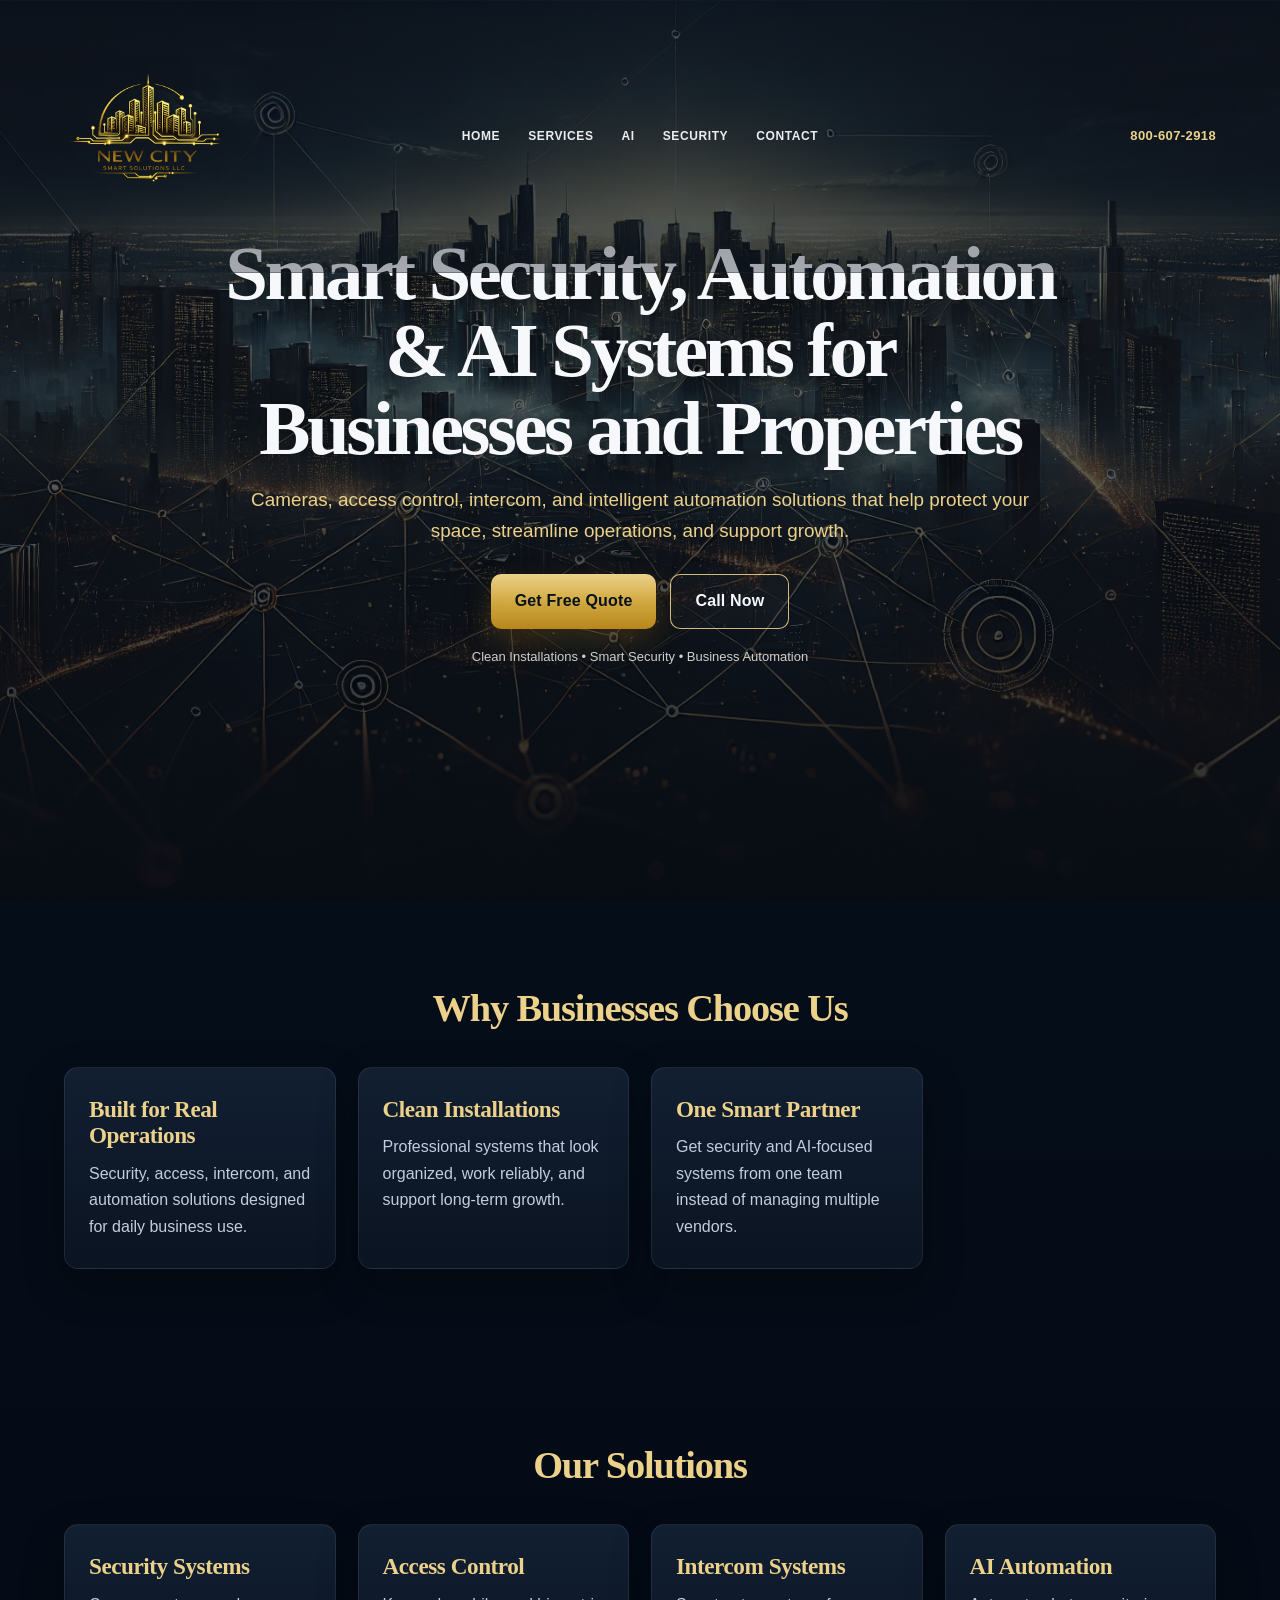
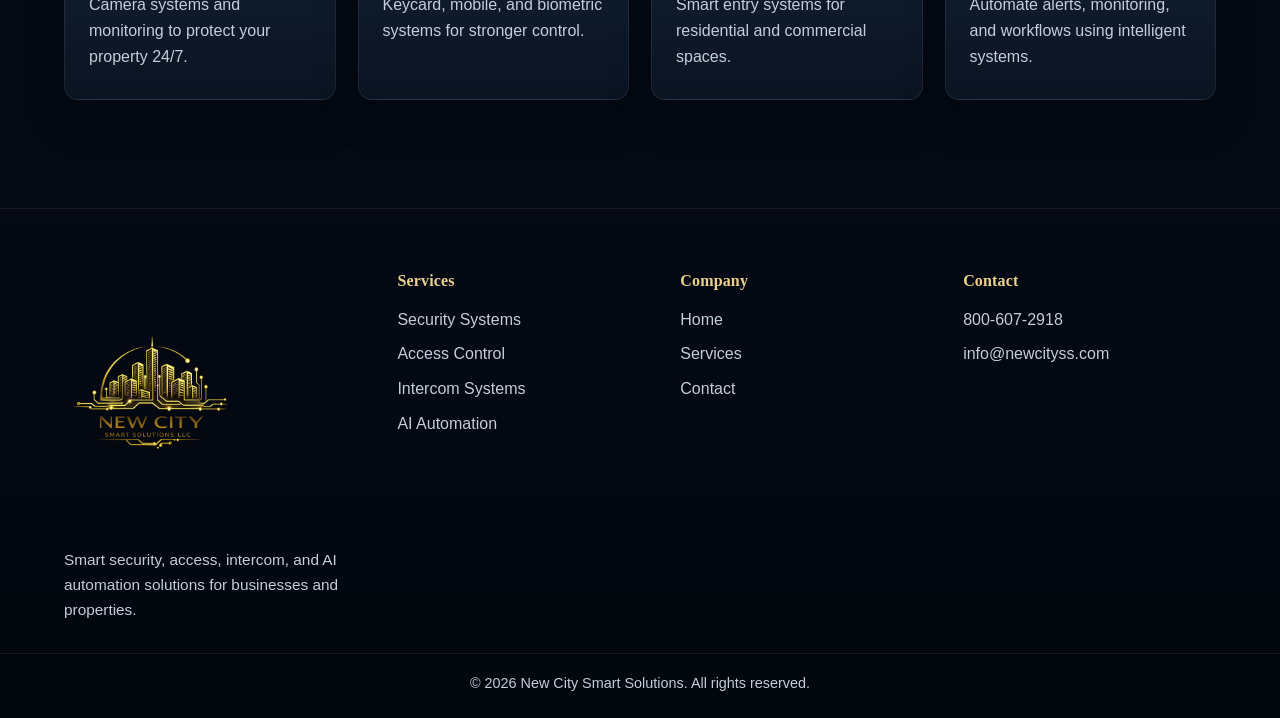
<file: index.html>
<!DOCTYPE html>
<html lang="en">
<head>
  <meta charset="UTF-8" />
  <meta name="viewport" content="width=device-width, initial-scale=1.0" />
  <title>New City Smart Solutions LLC</title>
  <link rel="stylesheet" href="style.css" />
</head>

<body>

<header class="site-header">
  <div class="header-shell">

    <div class="brand">
      <img src="logo-primary.png" class="brand-logo" alt="New City Smart Solutions logo" />
    </div>
<div class="menu-button">☰</div>    <nav class="main-nav">
      <a href="index.html">Home</a>
      <a href="services.html">Services</a>
      <a href="ai-automation.html">AI</a>
      <a href="security-systems.html">Security</a>
      <a href="contact.html">Contact</a>
    </nav>

   <a href="tel:18006072918" class="header-phone">800-607-2918</a>
  </div>
</header>

<section class="hero">
  <div class="hero-inner">

    <h1>Smart Security, Automation &amp; AI Systems for Businesses and Properties</h1>

    <p>
      Cameras, access control, intercom, and intelligent automation solutions that help protect your space, streamline operations, and support growth.
    </p>

    <div class="buttons">
      <a href="contact.html" class="btn gold">Get Free Quote</a>
      <a href="tel:18006072918" class="btn outline">Call Now</a>
    </div>

    <p style="margin-top:18px; font-size:13px; color:#cfcfcf;">
      Clean Installations • Smart Security • Business Automation
    </p>

  </div>
</section>

<section class="services">
  <h2>Why Businesses Choose Us</h2>

  <div class="service-grid">

    <div class="service-card">
      <h3>Built for Real Operations</h3>
      <p>
        Security, access, intercom, and automation solutions designed for daily business use.
      </p>
    </div>

    <div class="service-card">
      <h3>Clean Installations</h3>
      <p>
        Professional systems that look organized, work reliably, and support long-term growth.
      </p>
    </div>

    <div class="service-card">
      <h3>One Smart Partner</h3>
      <p>
        Get security and AI-focused systems from one team instead of managing multiple vendors.
      </p>
    </div>

  </div>
</section>

<section class="services">
  <h2>Our Solutions</h2>

  <div class="service-grid">

    <a href="security-systems.html" class="service-card">
      <h3>Security Systems</h3>
      <p>
        Camera systems and monitoring to protect your property 24/7.
      </p>
    </a>

    <a href="access-control.html" class="service-card">
      <h3>Access Control</h3>
      <p>
        Keycard, mobile, and biometric systems for stronger control.
      </p>
    </a>

    <a href="intercom.html" class="service-card">
      <h3>Intercom Systems</h3>
      <p>
        Smart entry systems for residential and commercial spaces.
      </p>
    </a>

    <a href="ai-automation.html" class="service-card">
      <h3>AI Automation</h3>
      <p>
        Automate alerts, monitoring, and workflows using intelligent systems.
      </p>
    </a>

  </div>
</section>

<footer class="site-footer">
  <div class="footer-shell">

    <div class="footer-brand">
      <img src="logo-primary.png" class="footer-logo" alt="New City Smart Solutions logo" />
      <p class="footer-copy">
        Smart security, access, intercom, and AI automation solutions for businesses and properties.
      </p>
    </div>

    <div class="footer-column">
      <h3>Services</h3>
      <a href="security-systems.html">Security Systems</a>
      <a href="access-control.html">Access Control</a>
      <a href="intercom.html">Intercom Systems</a>
      <a href="ai-automation.html">AI Automation</a>
    </div>

    <div class="footer-column">
      <h3>Company</h3>
      <a href="index.html">Home</a>
      <a href="services.html">Services</a>
      <a href="contact.html">Contact</a>
    </div>

    <div class="footer-column">
      <h3>Contact</h3>
      <a href="tel:18006072918">800-607-2918</a>
      <a href="mailto:info@newcityss.com">info@newcityss.com</a>
    </div>

  </div>

  <div class="footer-bottom">
    <p>© 2026 New City Smart Solutions. All rights reserved.</p>
  </div>
</footer>

<a href="tel:18006072918" class="mobile-call-bar">Call Now • 800-607-2918</a>
<script>
document.querySelector(".menu-button").onclick = function(){
  document.body.classList.toggle("menu-open");
}
</script></body>
</html>
</file>
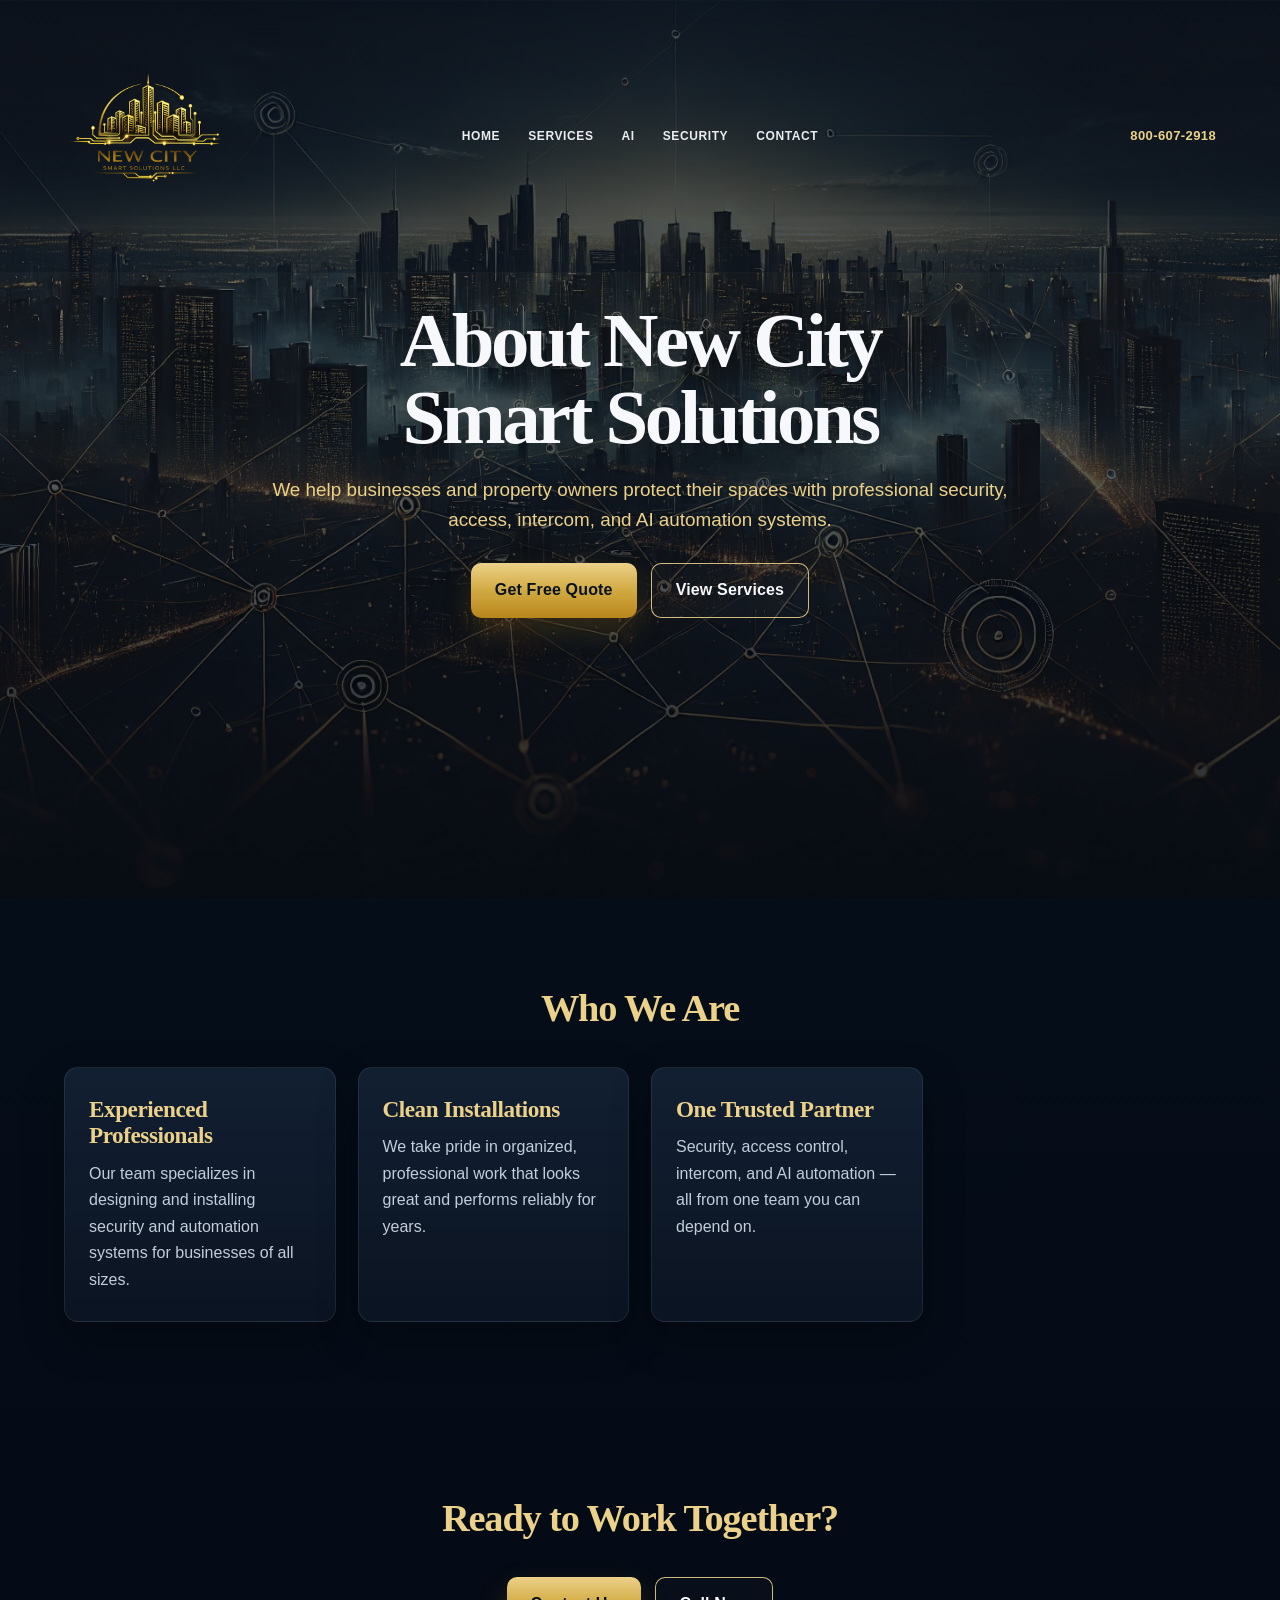
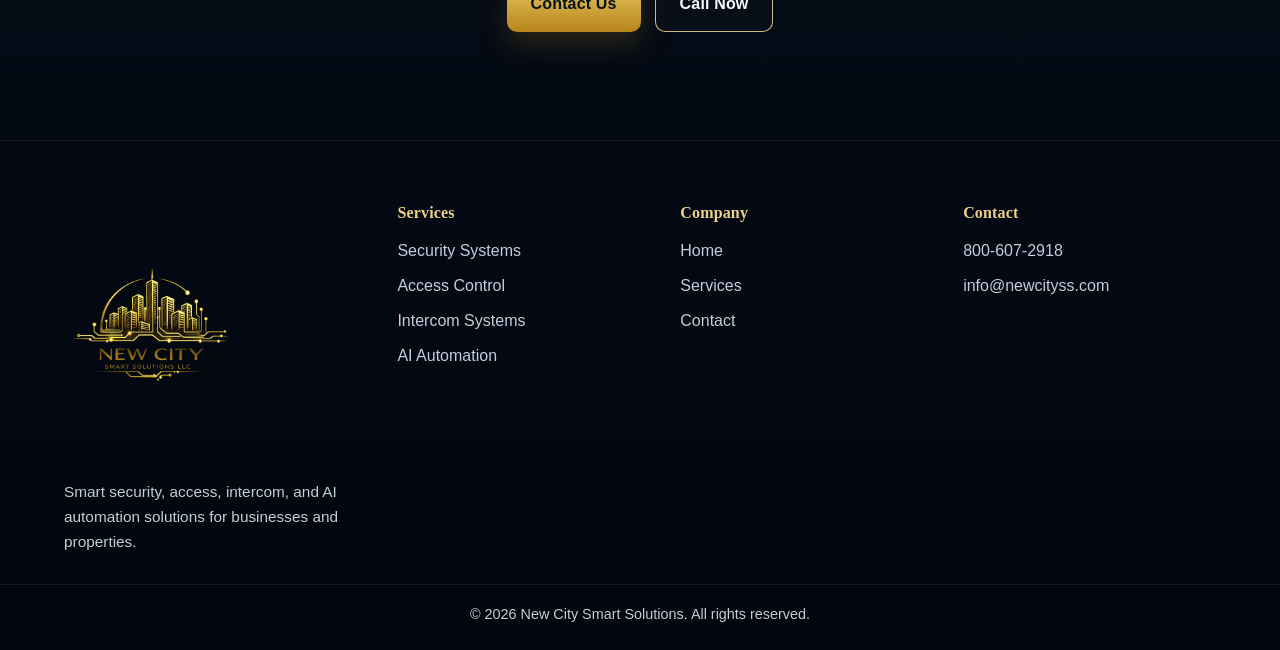
<file: about.html>
<!DOCTYPE html>
<html lang="en">
<head>
  <meta charset="UTF-8">
  <meta name="viewport" content="width=device-width, initial-scale=1.0">
  <title>About | New City Smart Solutions</title>
  <link rel="stylesheet" href="style.css">
</head>

<body>

<header class="site-header">
  <div class="header-shell">
    <div class="brand">
      <img src="logo-primary.png" class="brand-logo" alt="New City Smart Solutions logo" />
    </div>
    <nav class="main-nav">
      <a href="index.html">Home</a>
      <a href="services.html">Services</a>
      <a href="ai-automation.html">AI</a>
      <a href="security-systems.html">Security</a>
      <a href="contact.html">Contact</a>
    </nav>
    <div class="header-phone">800-607-2918</div>
  </div>
</header>

<section class="hero">
  <div class="hero-inner">
    <h1>About New City Smart Solutions</h1>
    <p>
      We help businesses and property owners protect their spaces with professional security, access, intercom, and AI automation systems.
    </p>
    <div class="buttons">
      <a href="contact.html" class="btn gold">Get Free Quote</a>
      <a href="services.html" class="btn outline">View Services</a>
    </div>
  </div>
</section>

<section class="services">
  <h2>Who We Are</h2>
  <div class="service-grid">
    <div class="service-card">
      <h3>Experienced Professionals</h3>
      <p>
        Our team specializes in designing and installing security and automation systems for businesses of all sizes.
      </p>
    </div>
    <div class="service-card">
      <h3>Clean Installations</h3>
      <p>
        We take pride in organized, professional work that looks great and performs reliably for years.
      </p>
    </div>
    <div class="service-card">
      <h3>One Trusted Partner</h3>
      <p>
        Security, access control, intercom, and AI automation — all from one team you can depend on.
      </p>
    </div>
  </div>
</section>

<section class="services">
  <h2>Ready to Work Together?</h2>
  <div class="buttons">
    <a href="contact.html" class="btn gold">Contact Us</a>
    <a href="tel:18006072918" class="btn outline">Call Now</a>
  </div>
</section>

<footer class="site-footer">
  <div class="footer-shell">
    <div class="footer-brand">
      <img src="logo-primary.png" class="footer-logo" alt="New City Smart Solutions logo" />
      <p class="footer-copy">
        Smart security, access, intercom, and AI automation solutions for businesses and properties.
      </p>
    </div>
    <div class="footer-column">
      <h3>Services</h3>
      <a href="security-systems.html">Security Systems</a>
      <a href="access-control.html">Access Control</a>
      <a href="intercom.html">Intercom Systems</a>
      <a href="ai-automation.html">AI Automation</a>
    </div>
    <div class="footer-column">
      <h3>Company</h3>
      <a href="index.html">Home</a>
      <a href="services.html">Services</a>
      <a href="contact.html">Contact</a>
    </div>
    <div class="footer-column">
      <h3>Contact</h3>
      <a href="tel:18006072918">800-607-2918</a>
      <a href="mailto:info@newcityss.com">info@newcityss.com</a>
    </div>
  </div>
  <div class="footer-bottom">
    <p>© 2026 New City Smart Solutions. All rights reserved.</p>
  </div>
</footer>

<a href="tel:18006072918" class="mobile-call-bar">Call Now • 800-607-2918</a>

<script src="script.js"></script>
</body>
</html>
</file>
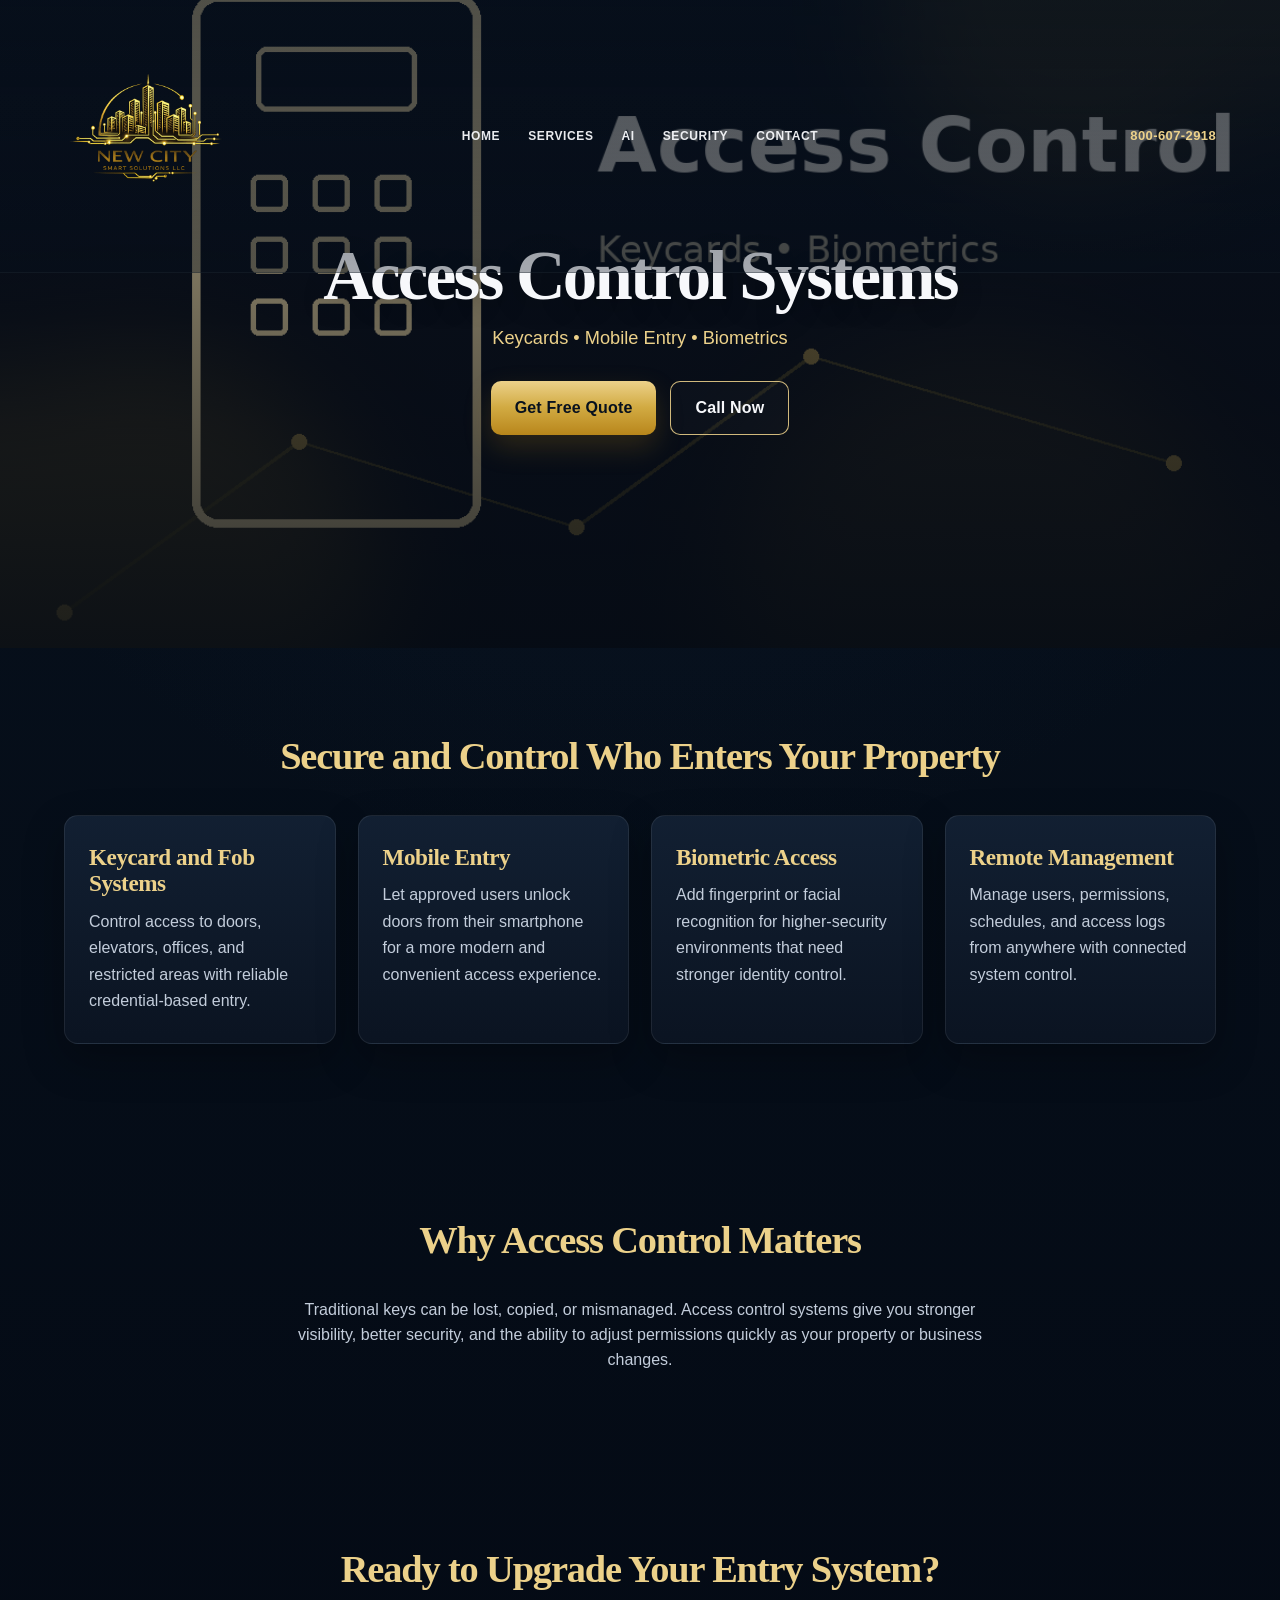
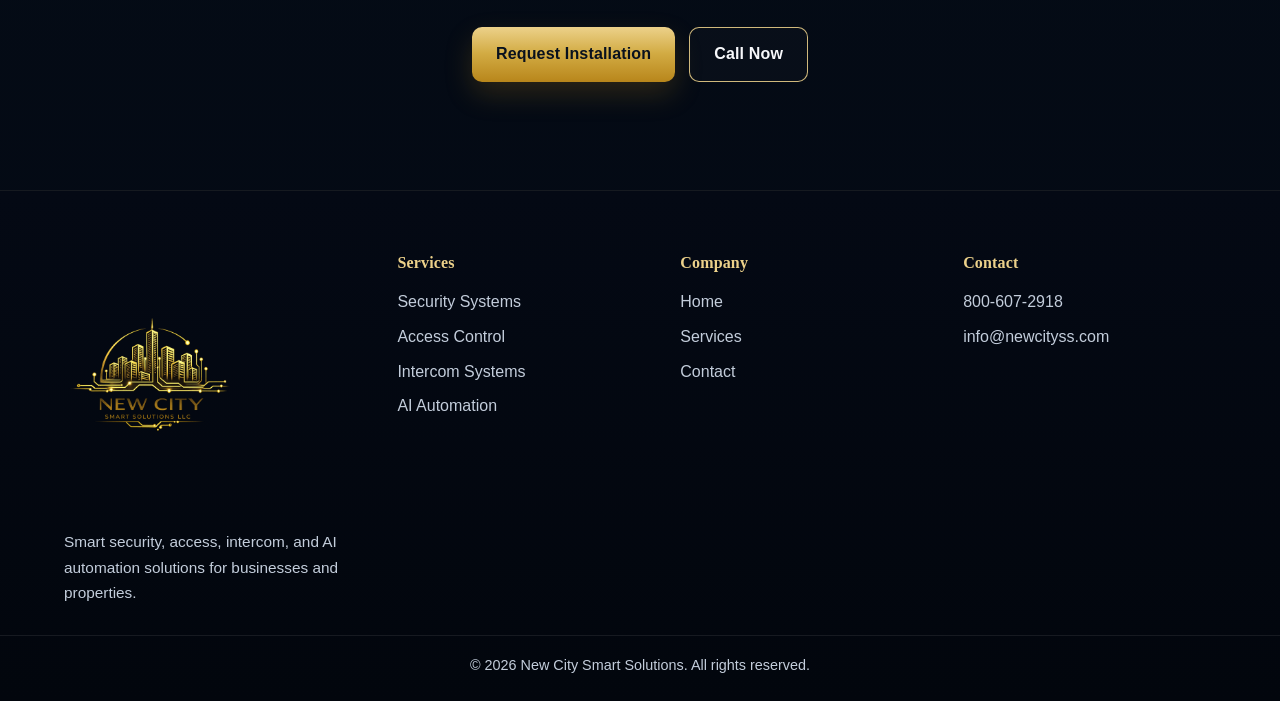
<file: access-control.html>
<!DOCTYPE html>
<html lang="en">
<head>
  <meta charset="UTF-8">
  <meta name="viewport" content="width=device-width, initial-scale=1.0">
  <title>Access Control Systems | New City Smart Solutions</title>
  <link rel="stylesheet" href="style.css">
</head>

<body>

  <header class="site-header">
    <div class="header-shell">

      <div class="brand">
        <img src="logo-primary.png" class="brand-logo" alt="New City Smart Solutions logo" />
      </div>

      <nav class="main-nav">
        <a href="index.html">Home</a>
        <a href="services.html">Services</a>
        <a href="ai-automation.html">AI</a>
        <a href="security-systems.html">Security</a>
        <a href="contact.html">Contact</a>
      </nav>

      <div class="header-phone">800-607-2918</div>

    </div>
  </header>

  <section class="service-hero" style="background:url('access-control-hero.png') center/cover no-repeat;">
    <div class="hero-overlay"></div>

    <div class="hero-inner">
      <h1>Access Control Systems</h1>
      <p>Keycards • Mobile Entry • Biometrics</p>

      <div class="buttons">
        <a href="contact.html" class="btn gold">Get Free Quote</a>
        <a href="tel:18006072918" class="btn outline">Call Now</a>
      </div>
    </div>
  </section>

  <section class="services">
    <h2>Secure and Control Who Enters Your Property</h2>

    <div class="service-grid">

      <div class="service-card">
        <h3>Keycard and Fob Systems</h3>
        <p>
          Control access to doors, elevators, offices, and restricted areas with reliable credential-based entry.
        </p>
      </div>

      <div class="service-card">
        <h3>Mobile Entry</h3>
        <p>
          Let approved users unlock doors from their smartphone for a more modern and convenient access experience.
        </p>
      </div>

      <div class="service-card">
        <h3>Biometric Access</h3>
        <p>
          Add fingerprint or facial recognition for higher-security environments that need stronger identity control.
        </p>
      </div>

      <div class="service-card">
        <h3>Remote Management</h3>
        <p>
          Manage users, permissions, schedules, and access logs from anywhere with connected system control.
        </p>
      </div>

    </div>
  </section>

  <section class="services">
    <h2>Why Access Control Matters</h2>

    <p style="max-width:700px; margin:auto; text-align:center;">
      Traditional keys can be lost, copied, or mismanaged. Access control systems give you stronger visibility,
      better security, and the ability to adjust permissions quickly as your property or business changes.
    </p>
  </section>

  <section class="services">
    <h2>Ready to Upgrade Your Entry System?</h2>

    <div class="buttons">
      <a href="contact.html" class="btn gold">Request Installation</a>
      <a href="tel:18006072918" class="btn outline">Call Now</a>
    </div>
  </section>

  <footer class="site-footer">
    <div class="footer-shell">
      <div class="footer-brand">
        <img src="logo-primary.png" class="footer-logo" alt="New City Smart Solutions logo" />
        <p class="footer-copy">
          Smart security, access, intercom, and AI automation solutions for businesses and properties.
        </p>
      </div>
      <div class="footer-column">
        <h3>Services</h3>
        <a href="security-systems.html">Security Systems</a>
        <a href="access-control.html">Access Control</a>
        <a href="intercom.html">Intercom Systems</a>
        <a href="ai-automation.html">AI Automation</a>
      </div>
      <div class="footer-column">
        <h3>Company</h3>
        <a href="index.html">Home</a>
        <a href="services.html">Services</a>
        <a href="contact.html">Contact</a>
      </div>
      <div class="footer-column">
        <h3>Contact</h3>
        <a href="tel:18006072918">800-607-2918</a>
        <a href="mailto:info@newcityss.com">info@newcityss.com</a>
      </div>
    </div>
    <div class="footer-bottom">
      <p>© 2026 New City Smart Solutions. All rights reserved.</p>
    </div>
  </footer>

  <a href="tel:18006072918" class="mobile-call-bar">Call Now • 800-607-2918</a>

  <script src="script.js"></script>
</body>
</html>
</file>
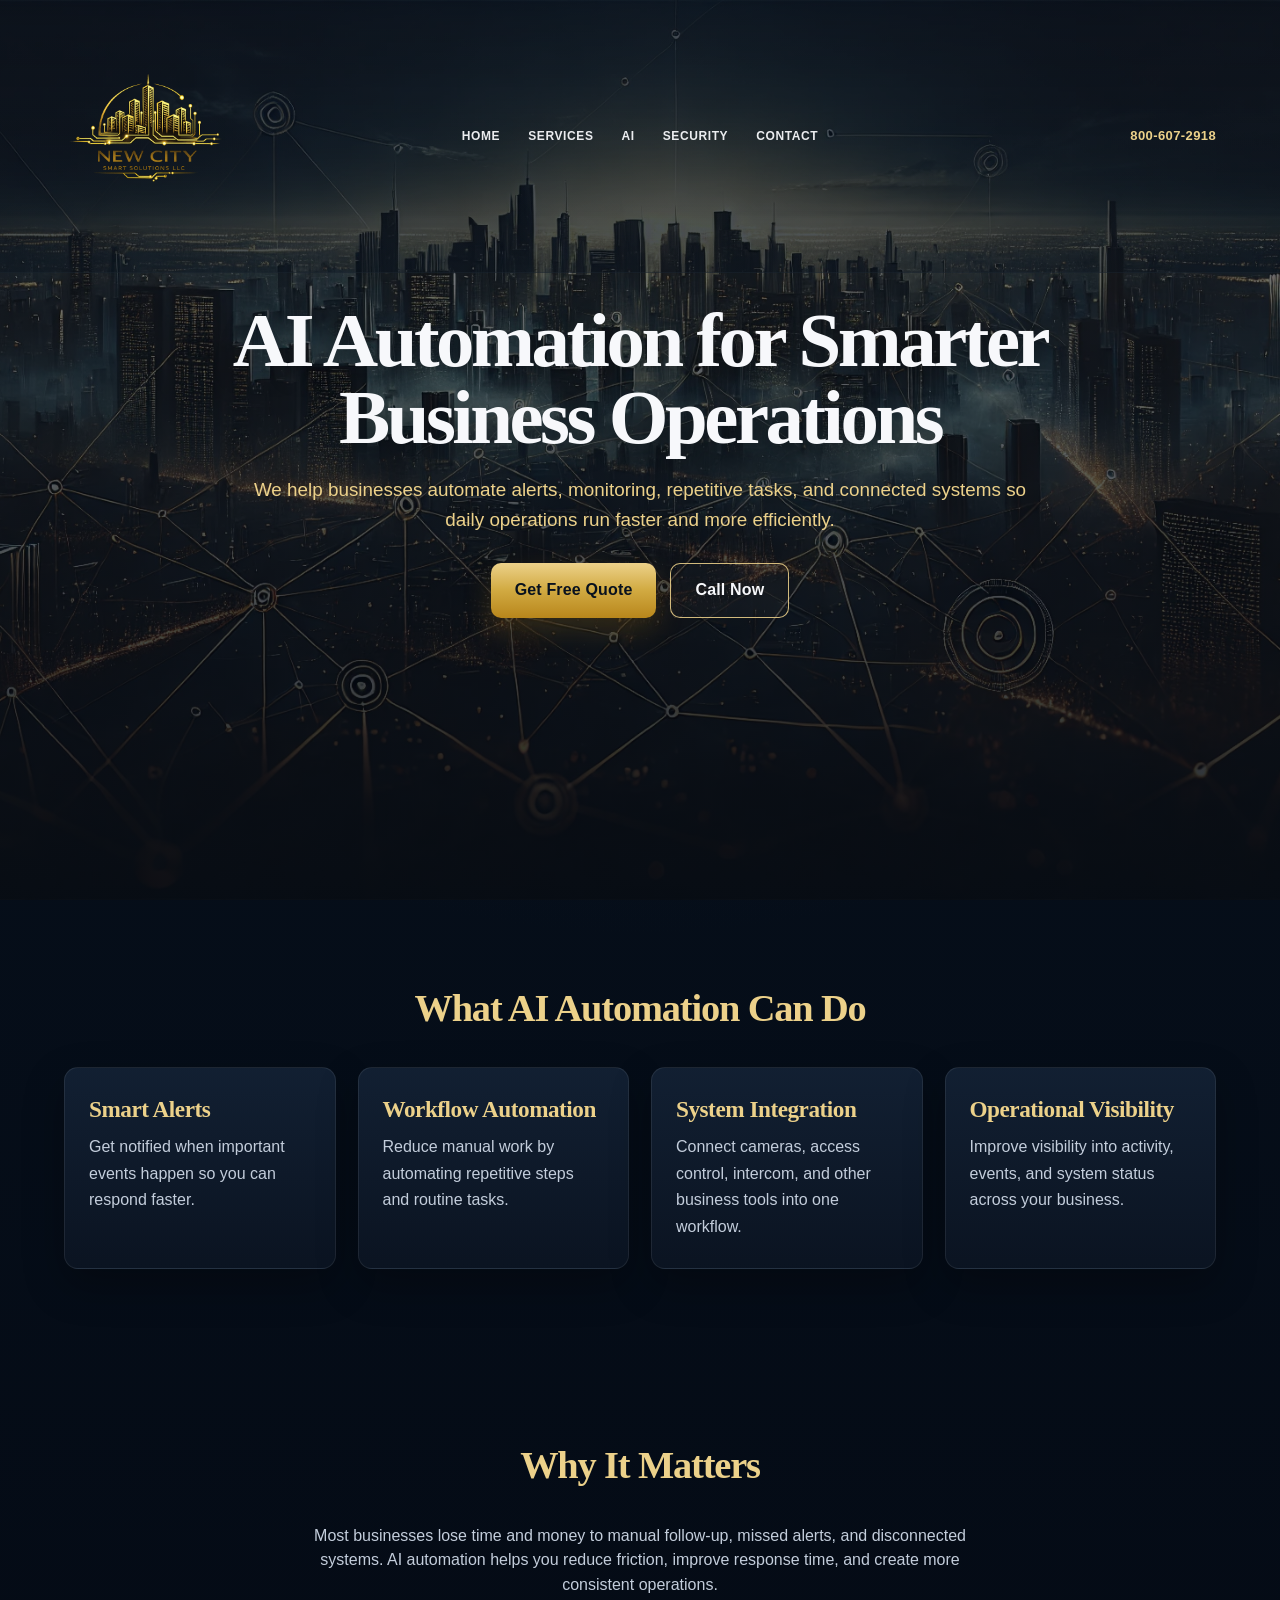
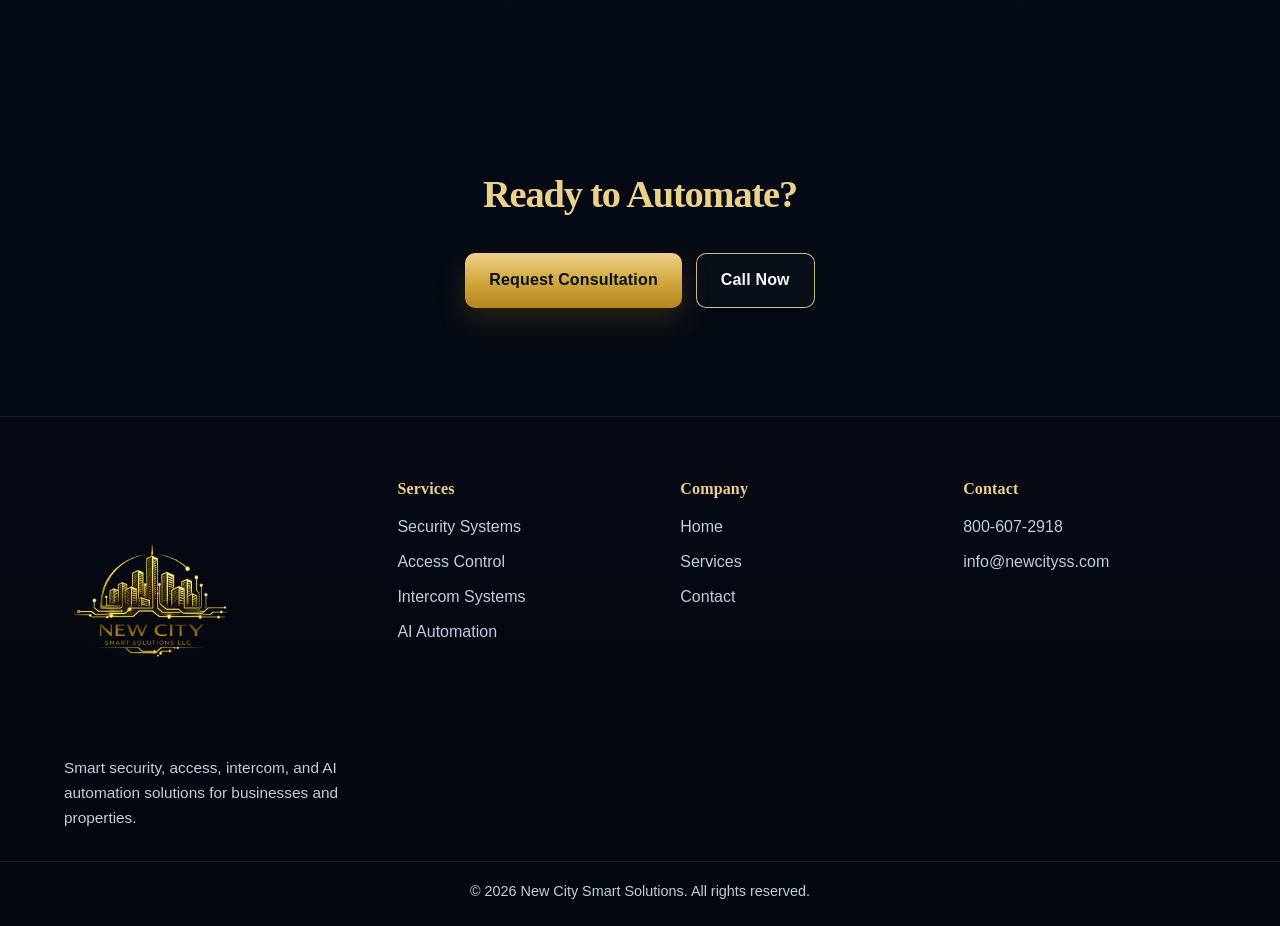
<file: ai-automation.html>
<!DOCTYPE html>
<html lang="en">
<head>
  <meta charset="UTF-8">
  <meta name="viewport" content="width=device-width, initial-scale=1.0">
  <title>AI Automation | New City Smart Solutions</title>
  <link rel="stylesheet" href="style.css">
</head>

<body>

  <header class="site-header">
    <div class="header-shell">

      <div class="brand">
        <img src="logo-primary.png" class="brand-logo" alt="New City Smart Solutions logo" />
      </div>

      <nav class="main-nav">
        <a href="index.html">Home</a>
        <a href="services.html">Services</a>
        <a href="ai-automation.html">AI</a>
        <a href="security-systems.html">Security</a>
        <a href="contact.html">Contact</a>
      </nav>

      <div class="header-phone">
        800-607-2918
      </div>

    </div>
  </header>

  <section class="hero">
    <div class="hero-inner">

      <h1>AI Automation for Smarter Business Operations</h1>

      <p>
        We help businesses automate alerts, monitoring, repetitive tasks, and connected systems so daily operations run faster and more efficiently.
      </p>

      <div class="buttons">
        <a href="contact.html" class="btn gold">Get Free Quote</a>
        <a href="tel:18006072918" class="btn outline">Call Now</a>
      </div>

    </div>
  </section>

  <section class="services">
    <h2>What AI Automation Can Do</h2>

    <div class="service-grid">

      <div class="service-card">
        <h3>Smart Alerts</h3>
        <p>
          Get notified when important events happen so you can respond faster.
        </p>
      </div>

      <div class="service-card">
        <h3>Workflow Automation</h3>
        <p>
          Reduce manual work by automating repetitive steps and routine tasks.
        </p>
      </div>

      <div class="service-card">
        <h3>System Integration</h3>
        <p>
          Connect cameras, access control, intercom, and other business tools into one workflow.
        </p>
      </div>

      <div class="service-card">
        <h3>Operational Visibility</h3>
        <p>
          Improve visibility into activity, events, and system status across your business.
        </p>
      </div>

    </div>
  </section>

  <section class="services">
    <h2>Why It Matters</h2>

    <p style="max-width:700px; margin:auto; text-align:center;">
      Most businesses lose time and money to manual follow-up, missed alerts, and disconnected systems.
      AI automation helps you reduce friction, improve response time, and create more consistent operations.
    </p>
  </section>

  <section class="services">
    <h2>Ready to Automate?</h2>

    <div class="buttons">
      <a href="contact.html" class="btn gold">Request Consultation</a>
      <a href="tel:18006072918" class="btn outline">Call Now</a>
    </div>
  </section>

  <footer class="site-footer">
    <div class="footer-shell">
      <div class="footer-brand">
        <img src="logo-primary.png" class="footer-logo" alt="New City Smart Solutions logo" />
        <p class="footer-copy">
          Smart security, access, intercom, and AI automation solutions for businesses and properties.
        </p>
      </div>
      <div class="footer-column">
        <h3>Services</h3>
        <a href="security-systems.html">Security Systems</a>
        <a href="access-control.html">Access Control</a>
        <a href="intercom.html">Intercom Systems</a>
        <a href="ai-automation.html">AI Automation</a>
      </div>
      <div class="footer-column">
        <h3>Company</h3>
        <a href="index.html">Home</a>
        <a href="services.html">Services</a>
        <a href="contact.html">Contact</a>
      </div>
      <div class="footer-column">
        <h3>Contact</h3>
        <a href="tel:18006072918">800-607-2918</a>
        <a href="mailto:info@newcityss.com">info@newcityss.com</a>
      </div>
    </div>
    <div class="footer-bottom">
      <p>© 2026 New City Smart Solutions. All rights reserved.</p>
    </div>
  </footer>

  <a href="tel:18006072918" class="mobile-call-bar">Call Now • 800-607-2918</a>

  <script src="script.js"></script>
</body>
</html>
</file>
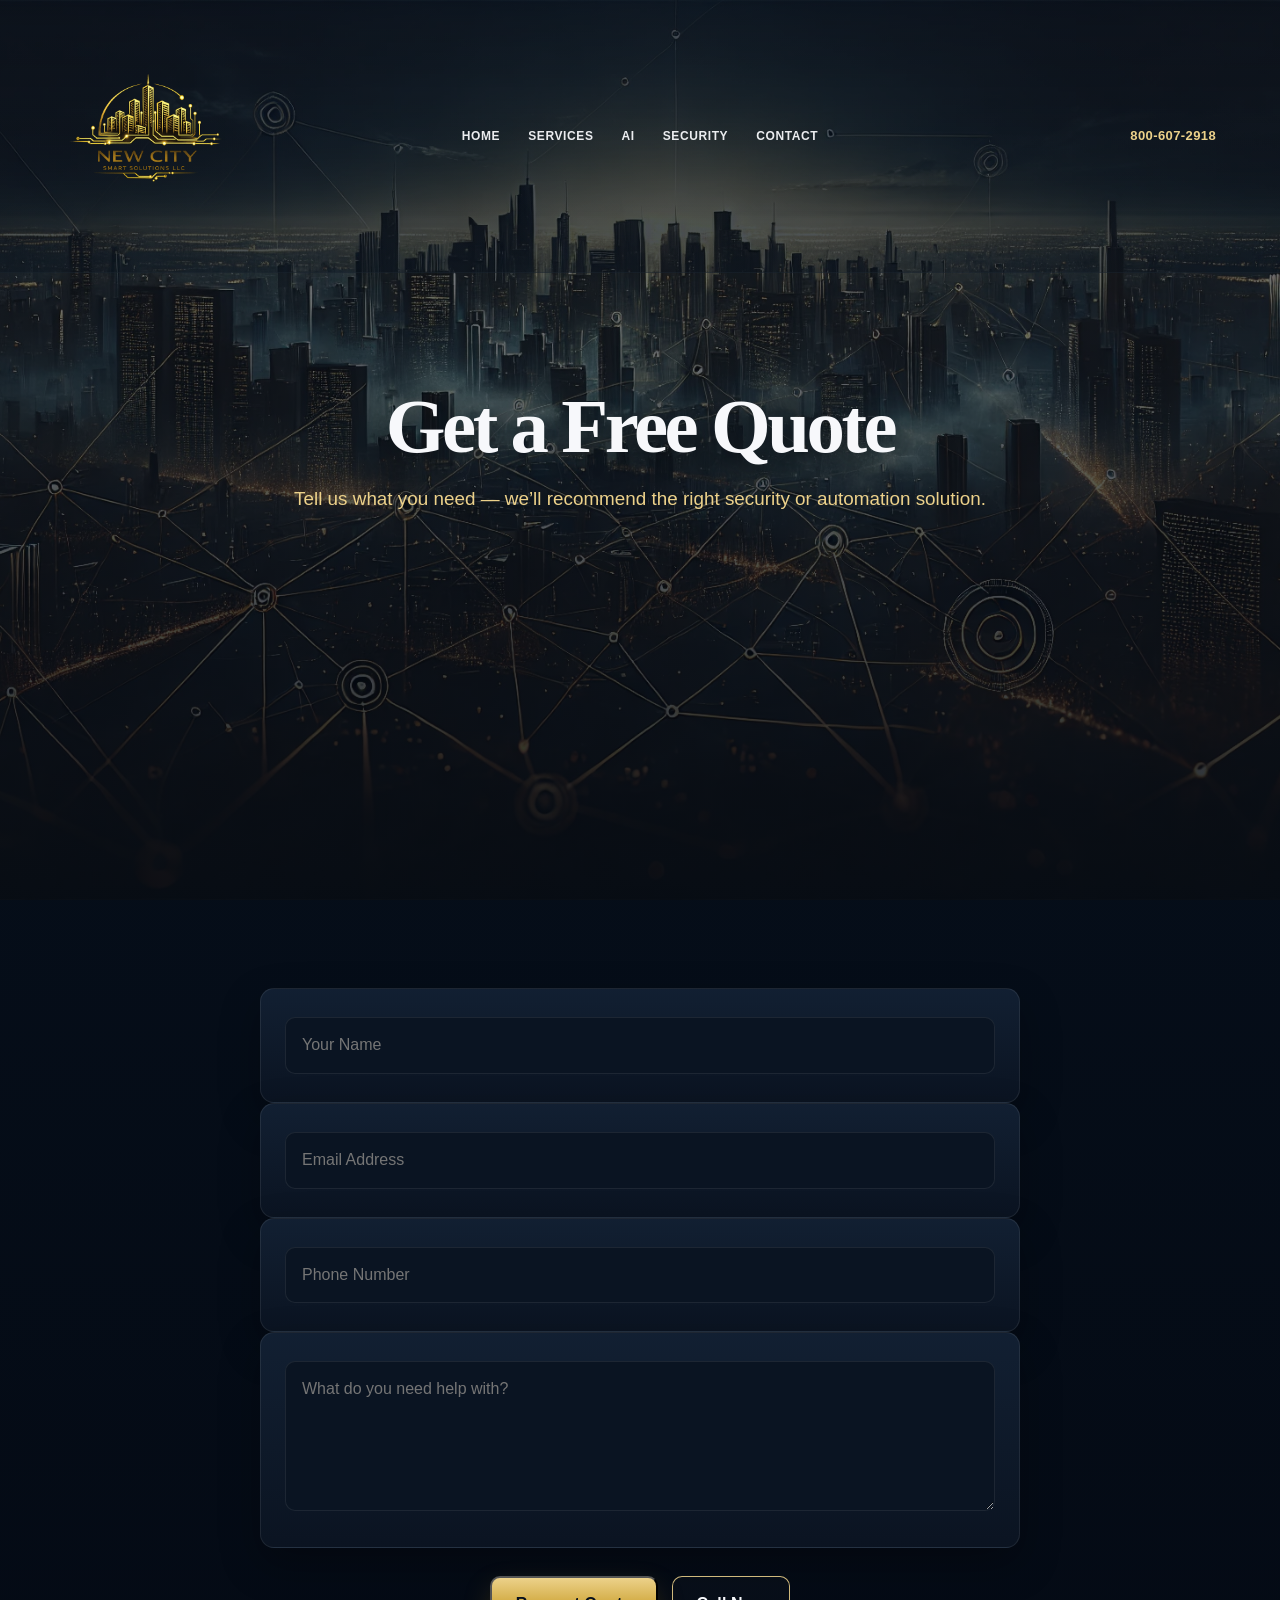
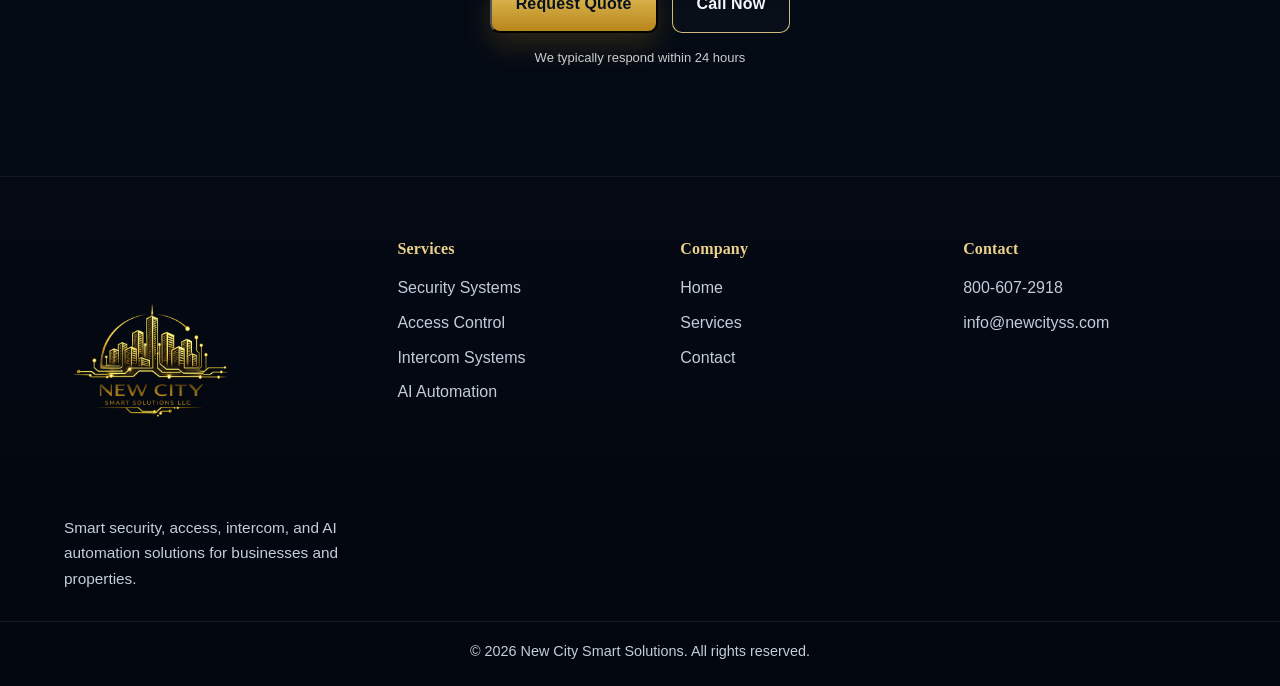
<file: contact.html>
<!DOCTYPE html>
<html lang="en">
<head>
  <meta charset="UTF-8">
  <meta name="viewport" content="width=device-width, initial-scale=1.0">
  <title>Contact | New City Smart Solutions</title>
  <link rel="stylesheet" href="style.css">
</head>

<body>

<!-- HEADER -->
<header class="site-header">
  <div class="header-shell">

    <div class="brand">
      <img src="logo-primary.png" class="brand-logo" alt="New City Smart Solutions logo" />
    </div>

    <nav class="main-nav">
      <a href="index.html">Home</a>
      <a href="services.html">Services</a>
      <a href="ai-automation.html">AI</a>
      <a href="security-systems.html">Security</a>
      <a href="contact.html">Contact</a>
    </nav>

    <div class="header-phone">800-607-2918</div>

  </div>
</header>

<!-- HERO -->
<section class="hero">
  <div class="hero-inner">

    <h1>Get a Free Quote</h1>

    <p>
      Tell us what you need — we’ll recommend the right security or automation solution.
    </p>

  </div>
</section>

<!-- FORM -->
<section class="services">

  <form name="contact" method="POST" action="/thank-you.html" data-netlify="true">

    <!-- NETLIFY REQUIRED -->
    <input type="hidden" name="form-name" value="contact">

    <!-- NAME -->
    <div class="service-card">
      <input type="text" name="name" placeholder="Your Name" required>
    </div>

    <!-- EMAIL -->
    <div class="service-card">
      <input type="email" name="email" placeholder="Email Address" required>
    </div>

    <!-- PHONE -->
    <div class="service-card">
      <input type="text" name="phone" placeholder="Phone Number">
    </div>

    <!-- MESSAGE -->
    <div class="service-card">
      <textarea name="message" placeholder="What do you need help with?" required></textarea>
    </div>

    <!-- CTA -->
    <div class="buttons">
      <button class="btn gold" type="submit">Request Quote</button>
      <a href="tel:18006072918" class="btn outline">Call Now</a>
    </div>

    <!-- TRUST LINE -->
    <p style="margin-top:15px; font-size:13px; color:#ccc; text-align:center;">
      We typically respond within 24 hours
    </p>

  </form>

</section>

<footer class="site-footer">
  <div class="footer-shell">
    <div class="footer-brand">
      <img src="logo-primary.png" class="footer-logo" alt="New City Smart Solutions logo" />
      <p class="footer-copy">
        Smart security, access, intercom, and AI automation solutions for businesses and properties.
      </p>
    </div>
    <div class="footer-column">
      <h3>Services</h3>
      <a href="security-systems.html">Security Systems</a>
      <a href="access-control.html">Access Control</a>
      <a href="intercom.html">Intercom Systems</a>
      <a href="ai-automation.html">AI Automation</a>
    </div>
    <div class="footer-column">
      <h3>Company</h3>
      <a href="index.html">Home</a>
      <a href="services.html">Services</a>
      <a href="contact.html">Contact</a>
    </div>
    <div class="footer-column">
      <h3>Contact</h3>
      <a href="tel:18006072918">800-607-2918</a>
      <a href="mailto:info@newcityss.com">info@newcityss.com</a>
    </div>
  </div>
  <div class="footer-bottom">
    <p>© 2026 New City Smart Solutions. All rights reserved.</p>
  </div>
</footer>

<a href="tel:18006072918" class="mobile-call-bar">Call Now • 800-607-2918</a>

<script src="script.js"></script>
</body>
</html>
</file>
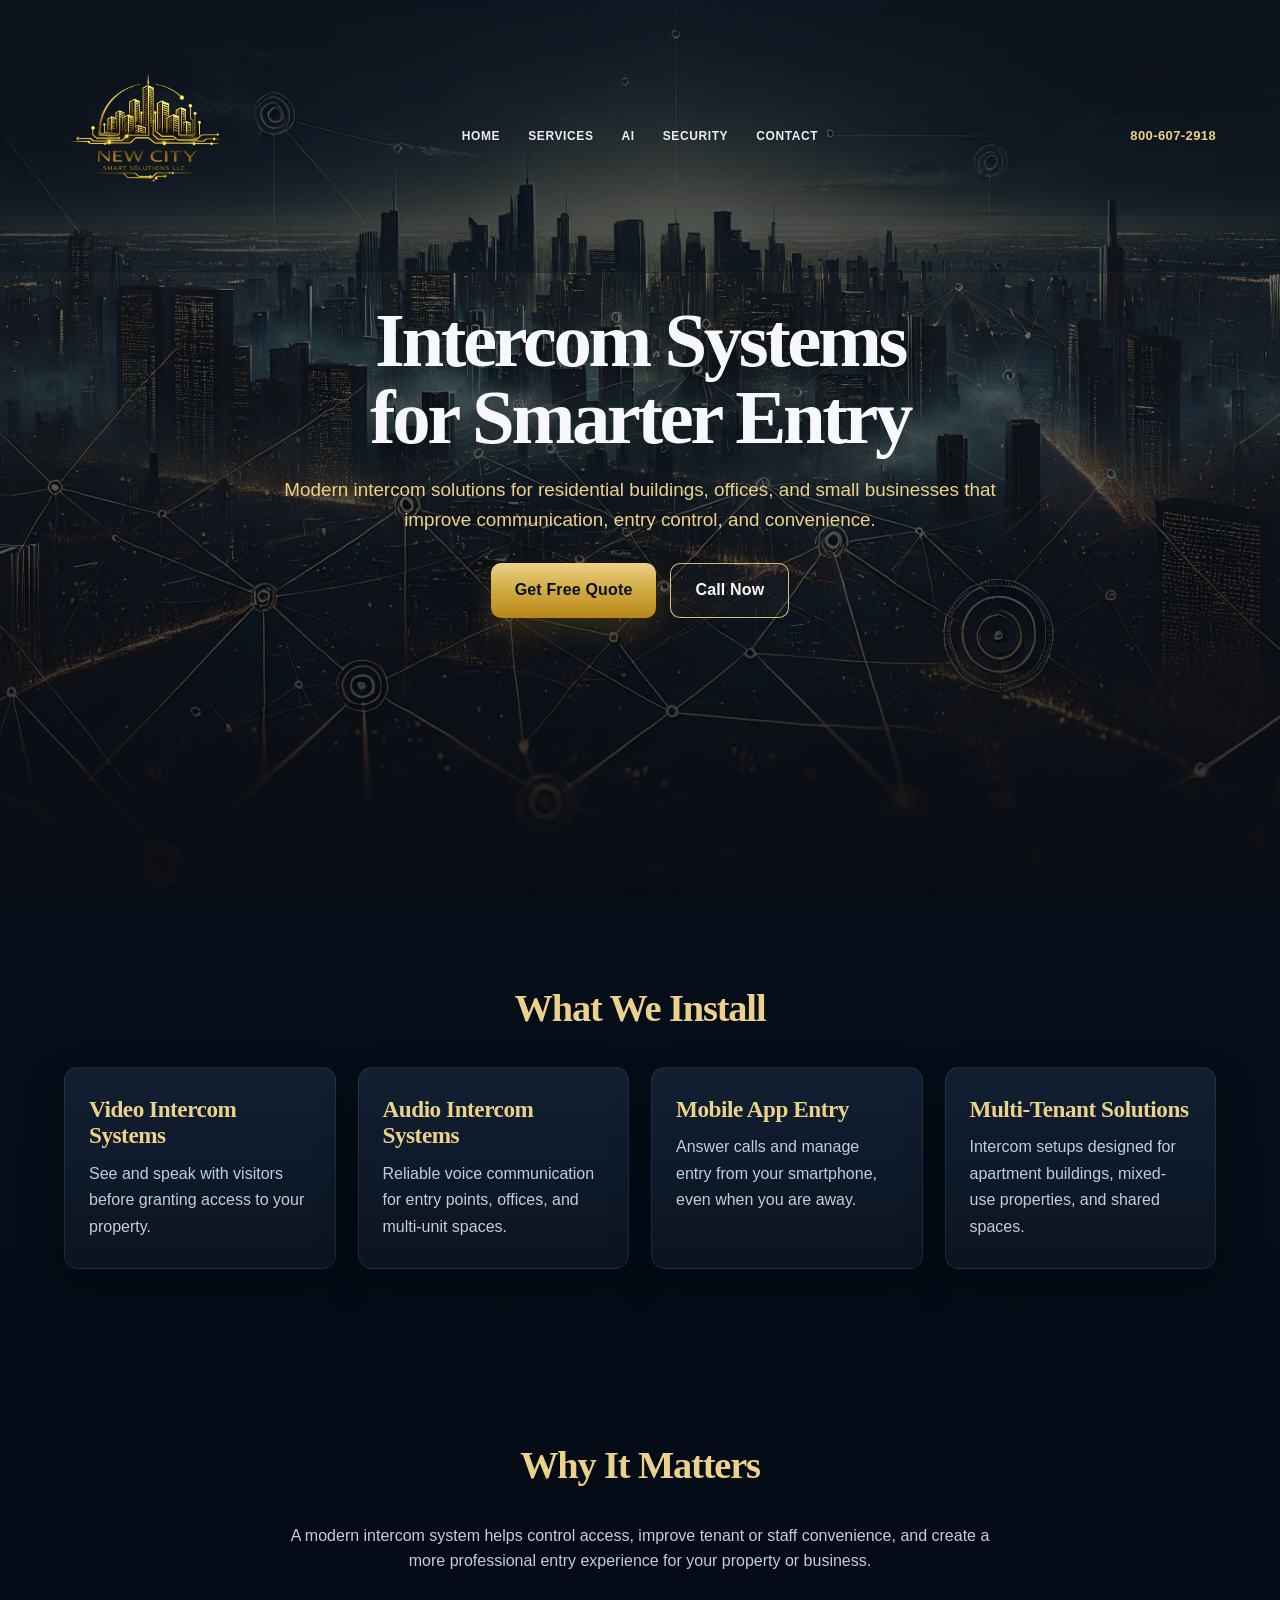
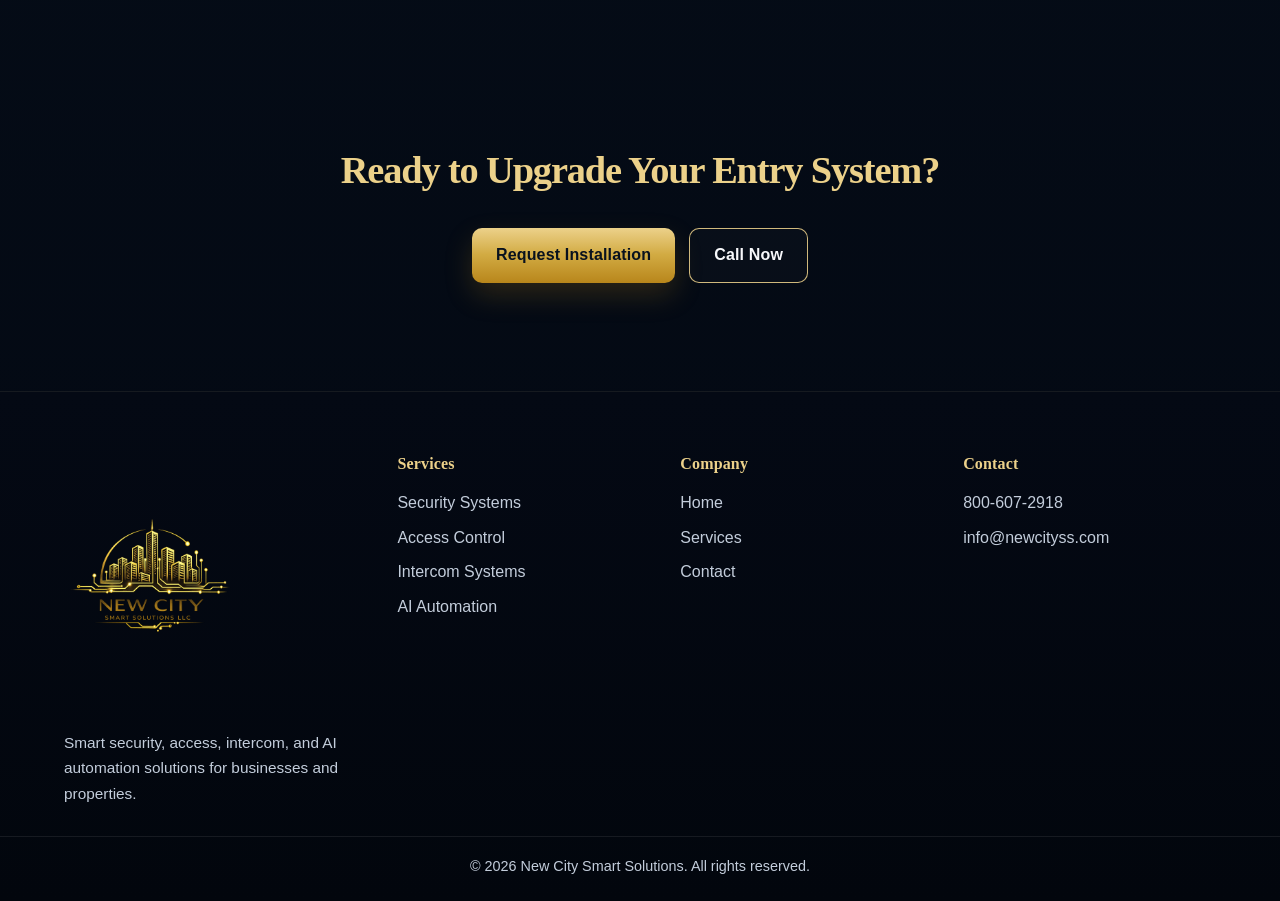
<file: intercom.html>
<!DOCTYPE html>
<html lang="en">
<head>
  <meta charset="UTF-8">
  <meta name="viewport" content="width=device-width, initial-scale=1.0">
  <title>Intercom Systems | New City Smart Solutions</title>
  <link rel="stylesheet" href="style.css">
</head>

<body>

  <header class="site-header">
    <div class="header-shell">

      <div class="brand">
        <img src="logo-primary.png" class="brand-logo" alt="New City Smart Solutions logo" />
      </div>

      <nav class="main-nav">
        <a href="index.html">Home</a>
        <a href="services.html">Services</a>
        <a href="ai-automation.html">AI</a>
        <a href="security-systems.html">Security</a>
        <a href="contact.html">Contact</a>
      </nav>

      <div class="header-phone">
        800-607-2918
      </div>

    </div>
  </header>

  <section class="hero">
    <div class="hero-inner">

      <h1>Intercom Systems for Smarter Entry</h1>

      <p>
        Modern intercom solutions for residential buildings, offices, and small businesses that improve communication, entry control, and convenience.
      </p>

      <div class="buttons">
        <a href="contact.html" class="btn gold">Get Free Quote</a>
        <a href="tel:18006072918" class="btn outline">Call Now</a>
      </div>

    </div>
  </section>

  <section class="services">
    <h2>What We Install</h2>

    <div class="service-grid">

      <div class="service-card">
        <h3>Video Intercom Systems</h3>
        <p>
          See and speak with visitors before granting access to your property.
        </p>
      </div>

      <div class="service-card">
        <h3>Audio Intercom Systems</h3>
        <p>
          Reliable voice communication for entry points, offices, and multi-unit spaces.
        </p>
      </div>

      <div class="service-card">
        <h3>Mobile App Entry</h3>
        <p>
          Answer calls and manage entry from your smartphone, even when you are away.
        </p>
      </div>

      <div class="service-card">
        <h3>Multi-Tenant Solutions</h3>
        <p>
          Intercom setups designed for apartment buildings, mixed-use properties, and shared spaces.
        </p>
      </div>

    </div>
  </section>

  <section class="services">
    <h2>Why It Matters</h2>

    <p style="max-width:700px; margin:auto; text-align:center;">
      A modern intercom system helps control access, improve tenant or staff convenience, and create a more professional entry experience for your property or business.
    </p>
  </section>

  <section class="services">
    <h2>Ready to Upgrade Your Entry System?</h2>

    <div class="buttons">
      <a href="contact.html" class="btn gold">Request Installation</a>
      <a href="tel:18006072918" class="btn outline">Call Now</a>
    </div>
  </section>

  <footer class="site-footer">
    <div class="footer-shell">
      <div class="footer-brand">
        <img src="logo-primary.png" class="footer-logo" alt="New City Smart Solutions logo" />
        <p class="footer-copy">
          Smart security, access, intercom, and AI automation solutions for businesses and properties.
        </p>
      </div>
      <div class="footer-column">
        <h3>Services</h3>
        <a href="security-systems.html">Security Systems</a>
        <a href="access-control.html">Access Control</a>
        <a href="intercom.html">Intercom Systems</a>
        <a href="ai-automation.html">AI Automation</a>
      </div>
      <div class="footer-column">
        <h3>Company</h3>
        <a href="index.html">Home</a>
        <a href="services.html">Services</a>
        <a href="contact.html">Contact</a>
      </div>
      <div class="footer-column">
        <h3>Contact</h3>
        <a href="tel:18006072918">800-607-2918</a>
        <a href="mailto:info@newcityss.com">info@newcityss.com</a>
      </div>
    </div>
    <div class="footer-bottom">
      <p>© 2026 New City Smart Solutions. All rights reserved.</p>
    </div>
  </footer>

  <a href="tel:18006072918" class="mobile-call-bar">Call Now • 800-607-2918</a>

  <script src="script.js"></script>
</body>
</html>
</file>
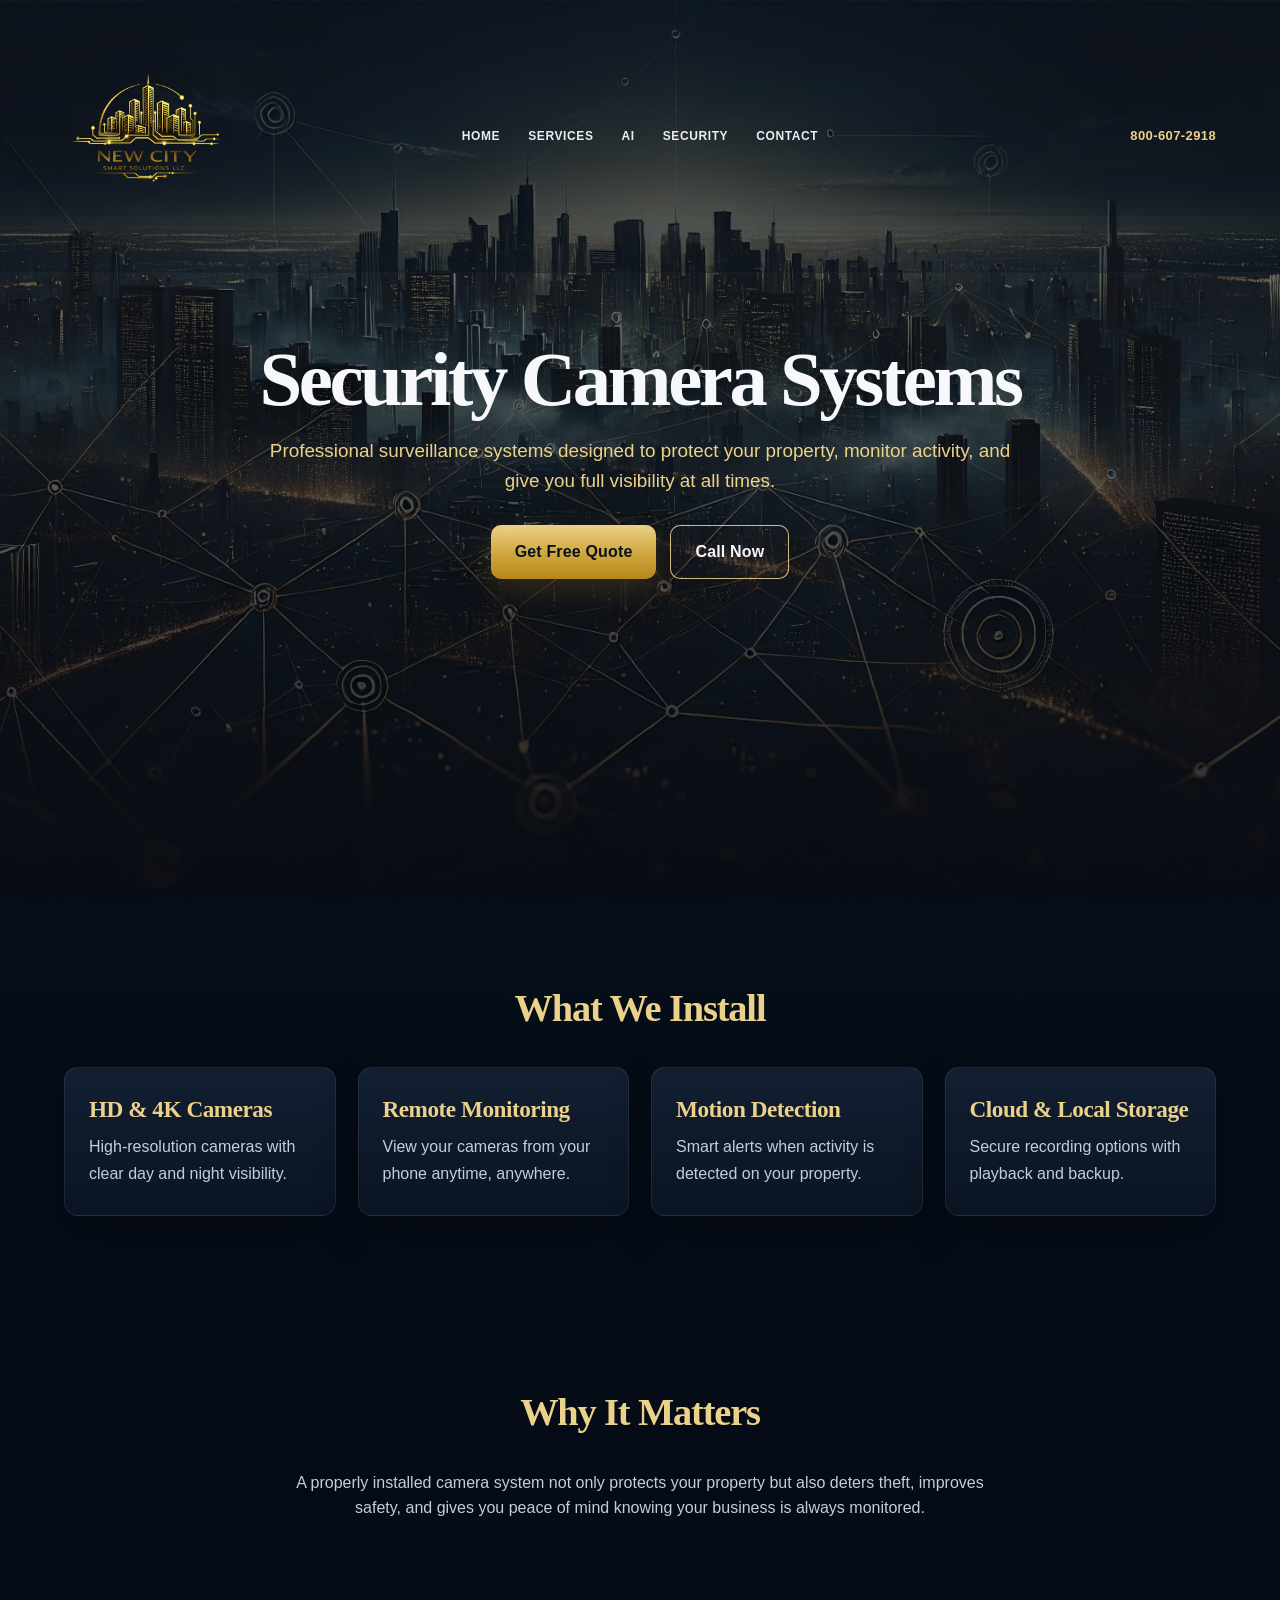
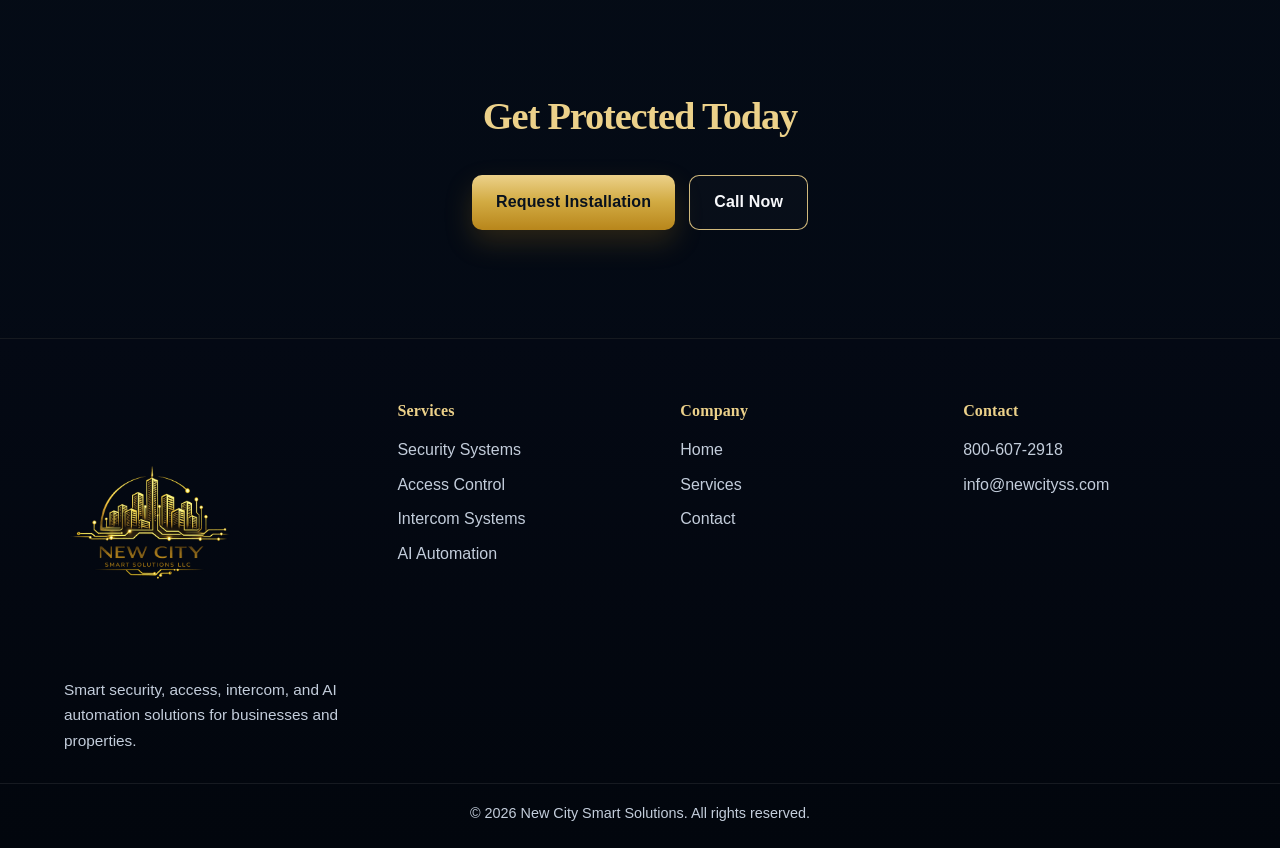
<file: security-systems.html>
<!DOCTYPE html>
<html lang="en">
<head>
  <meta charset="UTF-8">
  <meta name="viewport" content="width=device-width, initial-scale=1.0">
  <title>Security Systems | New City Smart Solutions</title>
  <link rel="stylesheet" href="style.css">
</head>

<body>

<!-- HEADER -->
<header class="site-header">
  <div class="header-shell">

    <div class="brand">
      <img src="logo-primary.png" class="brand-logo" alt="New City Smart Solutions logo" />
    </div>

    <nav class="main-nav">
      <a href="index.html">Home</a>
      <a href="services.html">Services</a>
      <a href="ai-automation.html">AI</a>
      <a href="security-systems.html">Security</a>
      <a href="contact.html">Contact</a>
    </nav>

    <div class="header-phone">
      800-607-2918
    </div>

  </div>
</header>

<!-- HERO -->
<section class="hero">
  <div class="hero-inner">

    <h1>Security Camera Systems</h1>

    <p>
      Professional surveillance systems designed to protect your property, monitor activity, and give you full visibility at all times.
    </p>

    <div class="buttons">
      <a href="contact.html" class="btn gold">Get Free Quote</a>
      <a href="tel:18006072918" class="btn outline">Call Now</a>
    </div>

  </div>
</section>

<!-- SERVICES / FEATURES -->
<section class="services">

  <h2>What We Install</h2>

  <div class="service-grid">

    <div class="service-card">
      <h3>HD & 4K Cameras</h3>
      <p>High-resolution cameras with clear day and night visibility.</p>
    </div>

    <div class="service-card">
      <h3>Remote Monitoring</h3>
      <p>View your cameras from your phone anytime, anywhere.</p>
    </div>

    <div class="service-card">
      <h3>Motion Detection</h3>
      <p>Smart alerts when activity is detected on your property.</p>
    </div>

    <div class="service-card">
      <h3>Cloud & Local Storage</h3>
      <p>Secure recording options with playback and backup.</p>
    </div>

  </div>

</section>

<!-- WHY IT MATTERS -->
<section class="services">

  <h2>Why It Matters</h2>

  <p style="max-width:700px; margin:auto; text-align:center;">
    A properly installed camera system not only protects your property but also deters theft, improves safety, and gives you peace of mind knowing your business is always monitored.
  </p>

</section>

<!-- FINAL CTA -->
<section class="services">

  <h2>Get Protected Today</h2>

  <div class="buttons">
    <a href="contact.html" class="btn gold">Request Installation</a>
    <a href="tel:18006072918" class="btn outline">Call Now</a>
  </div>

</section>

<footer class="site-footer">
  <div class="footer-shell">
    <div class="footer-brand">
      <img src="logo-primary.png" class="footer-logo" alt="New City Smart Solutions logo" />
      <p class="footer-copy">
        Smart security, access, intercom, and AI automation solutions for businesses and properties.
      </p>
    </div>
    <div class="footer-column">
      <h3>Services</h3>
      <a href="security-systems.html">Security Systems</a>
      <a href="access-control.html">Access Control</a>
      <a href="intercom.html">Intercom Systems</a>
      <a href="ai-automation.html">AI Automation</a>
    </div>
    <div class="footer-column">
      <h3>Company</h3>
      <a href="index.html">Home</a>
      <a href="services.html">Services</a>
      <a href="contact.html">Contact</a>
    </div>
    <div class="footer-column">
      <h3>Contact</h3>
      <a href="tel:18006072918">800-607-2918</a>
      <a href="mailto:info@newcityss.com">info@newcityss.com</a>
    </div>
  </div>
  <div class="footer-bottom">
    <p>© 2026 New City Smart Solutions. All rights reserved.</p>
  </div>
</footer>

<a href="tel:18006072918" class="mobile-call-bar">Call Now • 800-607-2918</a>

<script src="script.js"></script>
</body>
</html>
</file>
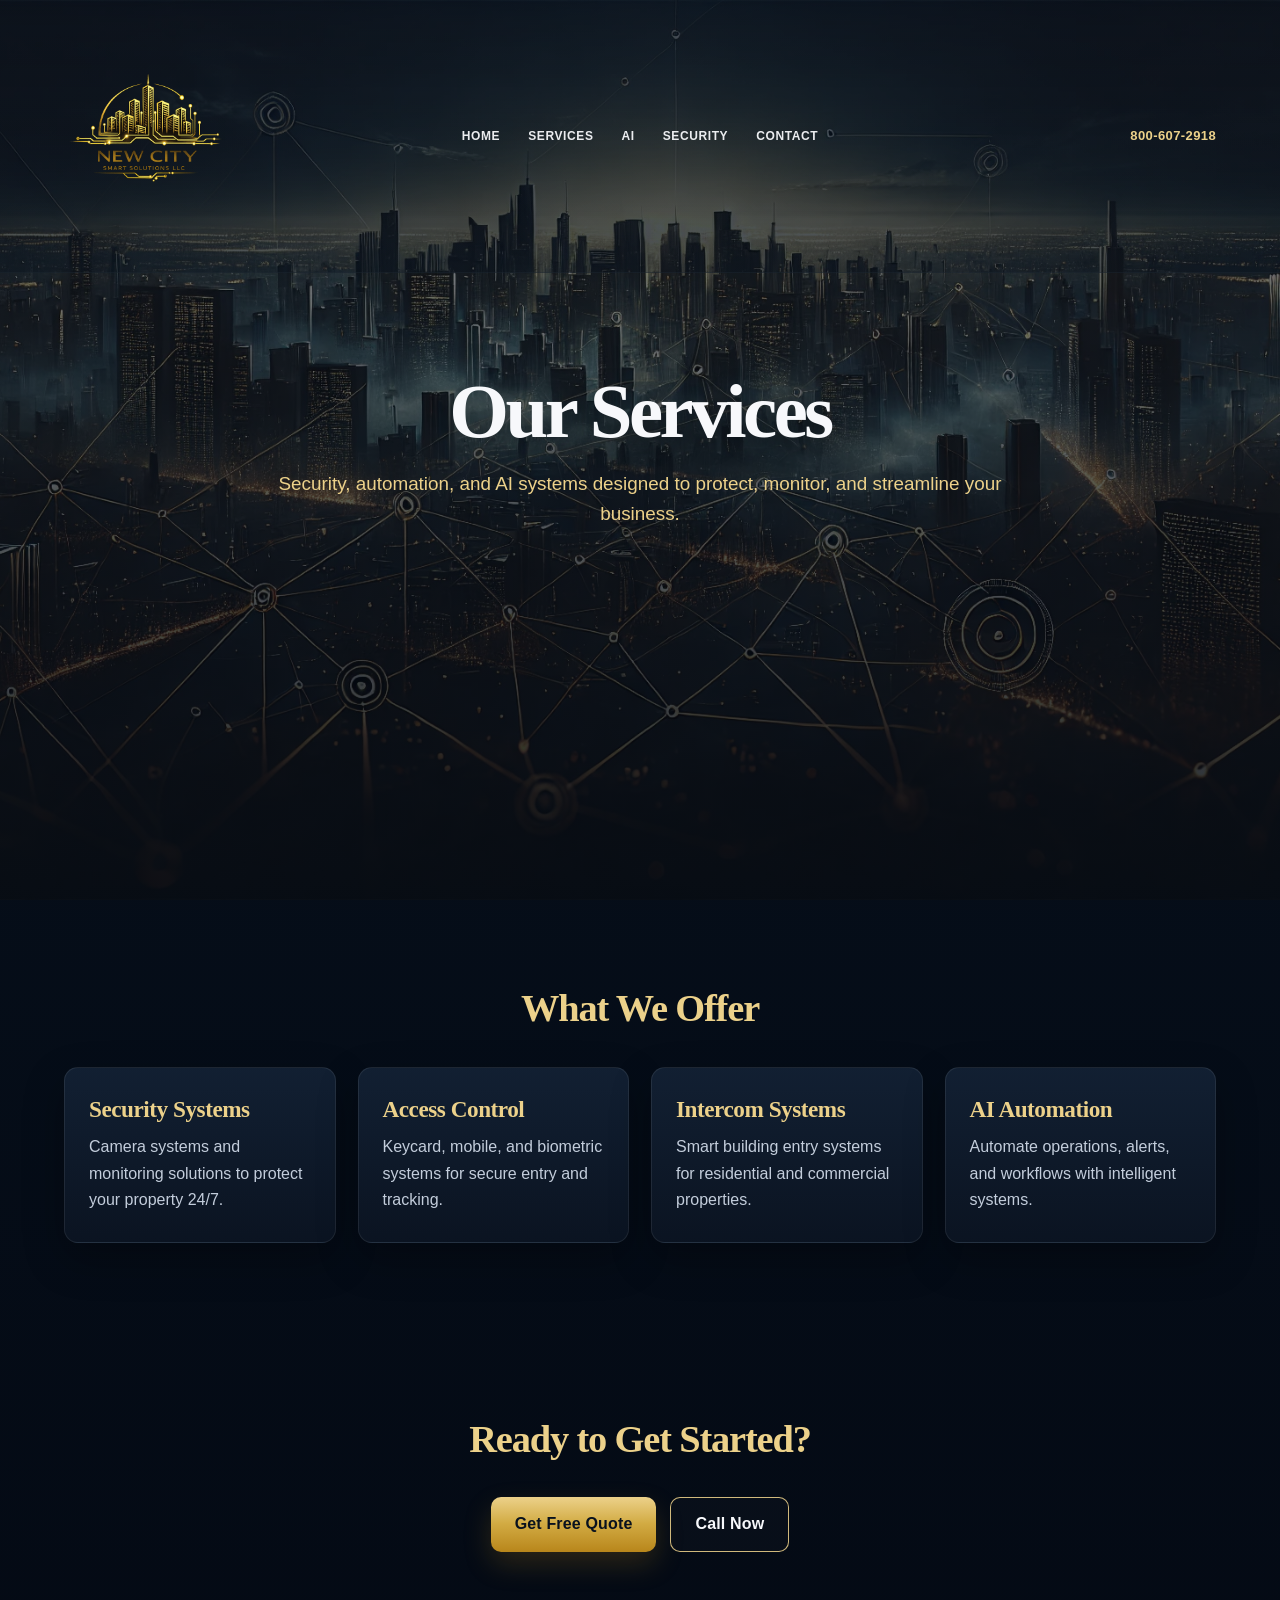
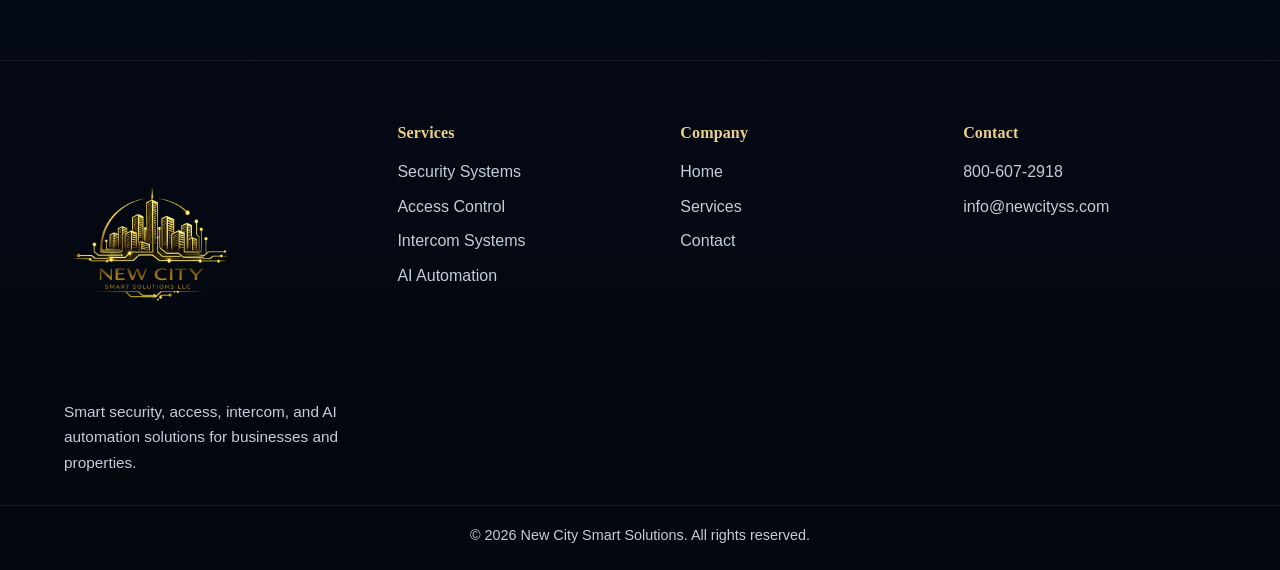
<file: services.html>
<!DOCTYPE html>
<html lang="en">
<head>
  <meta charset="UTF-8">
  <meta name="viewport" content="width=device-width, initial-scale=1.0">
  <title>Services | New City Smart Solutions</title>
  <link rel="stylesheet" href="style.css">
</head>

<body>

<!-- HEADER -->
<header class="site-header">
  <div class="header-shell">

    <div class="brand">
      <img src="logo-primary.png" class="brand-logo" alt="New City Smart Solutions logo" />
    </div>

    <nav class="main-nav">
      <a href="index.html">Home</a>
      <a href="services.html">Services</a>
      <a href="ai-automation.html">AI</a>
      <a href="security-systems.html">Security</a>
      <a href="contact.html">Contact</a>
    </nav>

    <div class="header-phone">
      800-607-2918
    </div>

  </div>
</header>

<!-- HERO -->
<section class="hero">
  <div class="hero-inner">
    <h1>Our Services</h1>
    <p>
      Security, automation, and AI systems designed to protect, monitor, and streamline your business.
    </p>
  </div>
</section>

<!-- SERVICES GRID -->
<section class="services">

  <h2>What We Offer</h2>

  <div class="service-grid">

    <!-- SECURITY -->
    <a href="security-systems.html" class="service-card">
      <h3>Security Systems</h3>
      <p>
        Camera systems and monitoring solutions to protect your property 24/7.
      </p>
    </a>

    <!-- ACCESS CONTROL -->
    <a href="access-control.html" class="service-card">
      <h3>Access Control</h3>
      <p>
        Keycard, mobile, and biometric systems for secure entry and tracking.
      </p>
    </a>

    <!-- INTERCOM -->
    <a href="intercom.html" class="service-card">
      <h3>Intercom Systems</h3>
      <p>
        Smart building entry systems for residential and commercial properties.
      </p>
    </a>

    <!-- AI -->
    <a href="ai-automation.html" class="service-card">
      <h3>AI Automation</h3>
      <p>
        Automate operations, alerts, and workflows with intelligent systems.
      </p>
    </a>

  </div>

</section>

<!-- CTA -->
<section class="services">

  <h2>Ready to Get Started?</h2>

  <div class="buttons">
    <a href="contact.html" class="btn gold">Get Free Quote</a>
    <a href="tel:18006072918" class="btn outline">Call Now</a>
  </div>

</section>

<footer class="site-footer">
  <div class="footer-shell">
    <div class="footer-brand">
      <img src="logo-primary.png" class="footer-logo" alt="New City Smart Solutions logo" />
      <p class="footer-copy">
        Smart security, access, intercom, and AI automation solutions for businesses and properties.
      </p>
    </div>
    <div class="footer-column">
      <h3>Services</h3>
      <a href="security-systems.html">Security Systems</a>
      <a href="access-control.html">Access Control</a>
      <a href="intercom.html">Intercom Systems</a>
      <a href="ai-automation.html">AI Automation</a>
    </div>
    <div class="footer-column">
      <h3>Company</h3>
      <a href="index.html">Home</a>
      <a href="services.html">Services</a>
      <a href="contact.html">Contact</a>
    </div>
    <div class="footer-column">
      <h3>Contact</h3>
      <a href="tel:18006072918">800-607-2918</a>
      <a href="mailto:info@newcityss.com">info@newcityss.com</a>
    </div>
  </div>
  <div class="footer-bottom">
    <p>© 2026 New City Smart Solutions. All rights reserved.</p>
  </div>
</footer>

<a href="tel:18006072918" class="mobile-call-bar">Call Now • 800-607-2918</a>

<script src="script.js"></script>
</body>
</html>
</file>
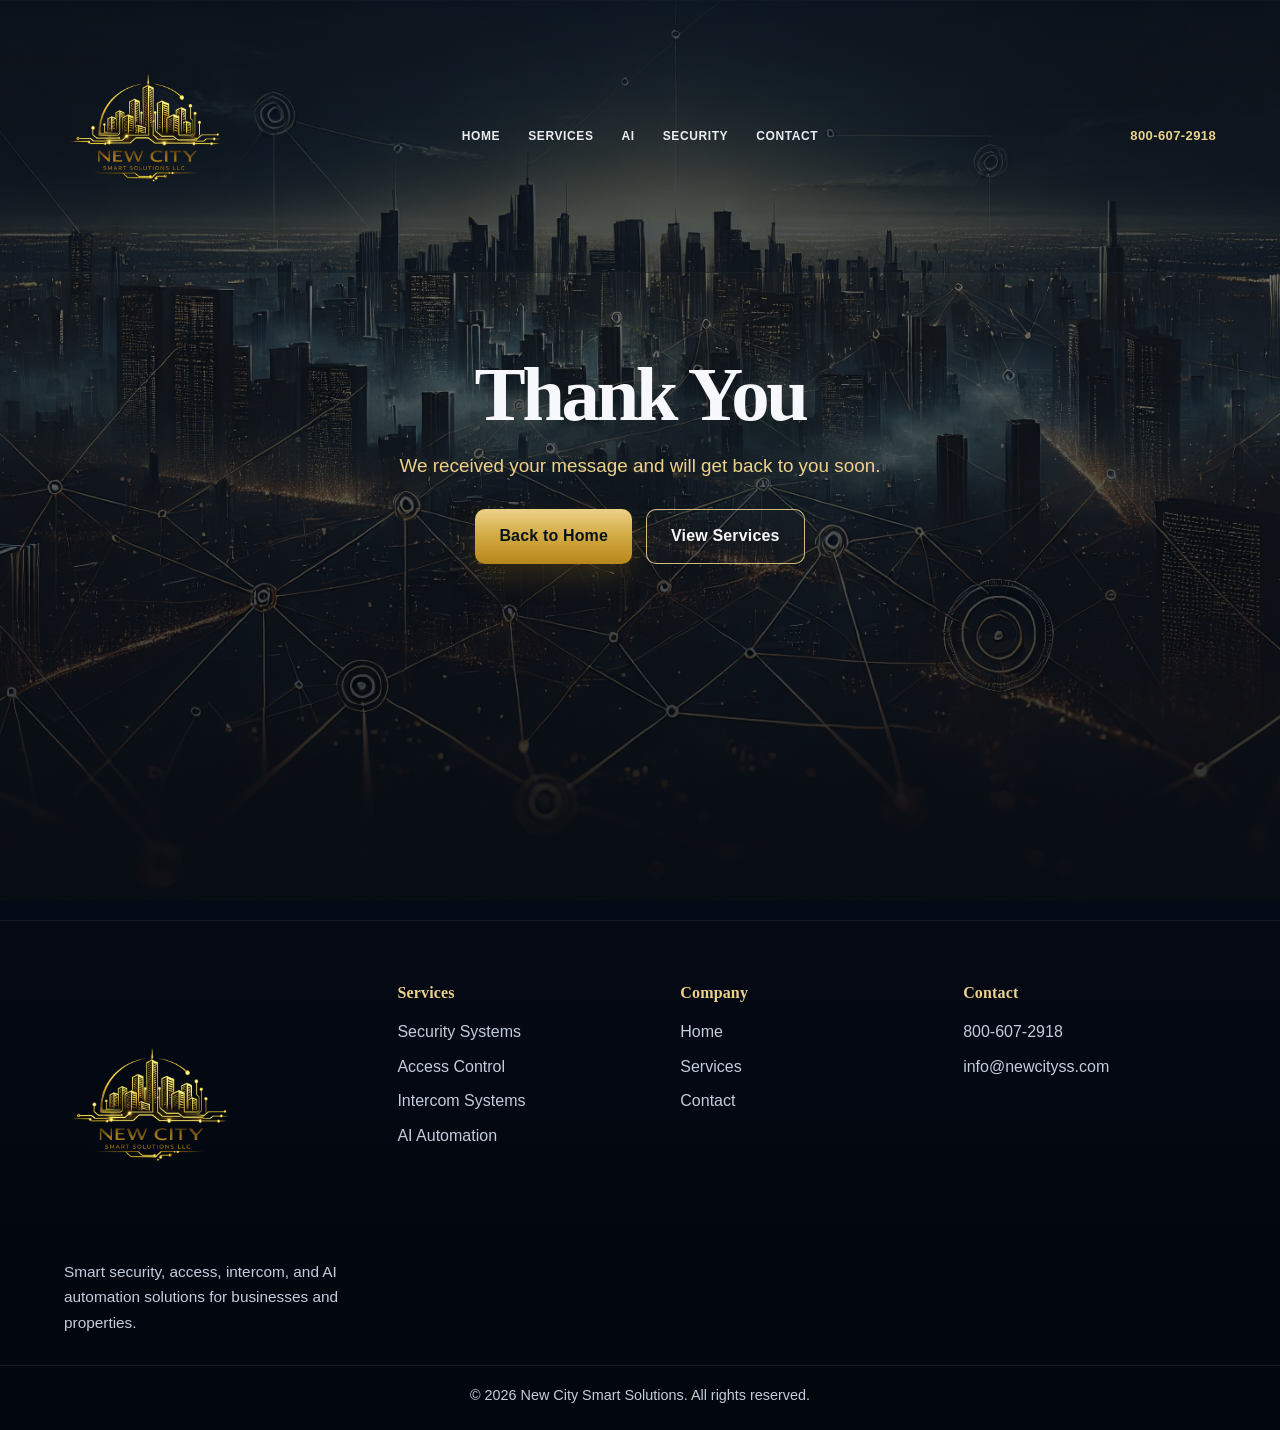
<file: thank-you.html>
<!DOCTYPE html>
<html lang="en">
<head>
  <meta charset="UTF-8">
  <meta name="viewport" content="width=device-width, initial-scale=1.0">
  <title>Thank You | New City Smart Solutions</title>
  <link rel="stylesheet" href="style.css">
</head>

<body>

  <header class="site-header">
    <div class="header-shell">

      <div class="brand">
        <img src="logo-primary.png" class="brand-logo" alt="New City Smart Solutions logo" />
      </div>

      <nav class="main-nav">
        <a href="index.html">Home</a>
        <a href="services.html">Services</a>
        <a href="ai-automation.html">AI</a>
        <a href="security-systems.html">Security</a>
        <a href="contact.html">Contact</a>
      </nav>

      <div class="header-phone">
        800-607-2918
      </div>

    </div>
  </header>

  <section class="hero">
    <div class="hero-inner">
      <h1>Thank You</h1>
      <p>
        We received your message and will get back to you soon.
      </p>

      <div class="buttons">
        <a href="index.html" class="btn gold">Back to Home</a>
        <a href="services.html" class="btn outline">View Services</a>
      </div>
    </div>
  </section>

  <footer class="site-footer">
    <div class="footer-shell">
      <div class="footer-brand">
        <img src="logo-primary.png" class="footer-logo" alt="New City Smart Solutions logo" />
        <p class="footer-copy">
          Smart security, access, intercom, and AI automation solutions for businesses and properties.
        </p>
      </div>
      <div class="footer-column">
        <h3>Services</h3>
        <a href="security-systems.html">Security Systems</a>
        <a href="access-control.html">Access Control</a>
        <a href="intercom.html">Intercom Systems</a>
        <a href="ai-automation.html">AI Automation</a>
      </div>
      <div class="footer-column">
        <h3>Company</h3>
        <a href="index.html">Home</a>
        <a href="services.html">Services</a>
        <a href="contact.html">Contact</a>
      </div>
      <div class="footer-column">
        <h3>Contact</h3>
        <a href="tel:18006072918">800-607-2918</a>
        <a href="mailto:info@newcityss.com">info@newcityss.com</a>
      </div>
    </div>
    <div class="footer-bottom">
      <p>© 2026 New City Smart Solutions. All rights reserved.</p>
    </div>
  </footer>

  <a href="tel:18006072918" class="mobile-call-bar">Call Now • 800-607-2918</a>

  <script src="script.js"></script>
</body>
</html>
</file>
<file: style.css>
:root{
  --gold:#d2ab43;
  --gold-soft:#ecd18a;
  --gold-deep:#b8861b;

  --bg:#07111d;
  --bg-deep:#030812;
  --bg-card:#0d1828;
  --bg-card-2:#122033;
  --bg-footer:#040914;

  --header-top:rgba(6,16,29,0.58);
  --header-bottom:rgba(6,16,29,0.34);
  --header-mobile-top:rgba(5,12,22,0.98);
  --header-mobile-bottom:rgba(8,18,31,0.95);

  --text:#f7f8fb;
  --muted:#c3cddb;
  --border:rgba(255,255,255,0.08);
  --shadow:0 16px 40px rgba(0,0,0,0.28);

  --max:1200px;
}

/* RESET */
*{
  box-sizing:border-box;
  margin:0;
  padding:0;
}

html{
  scroll-behavior:smooth;
}

body{
  font-family:"Helvetica Neue", Arial, sans-serif;
  background:
    radial-gradient(circle at top, rgba(20,42,72,0.30), transparent 36%),
    linear-gradient(180deg, var(--bg) 0%, var(--bg-deep) 100%);
  color:var(--text);
  line-height:1.55;
}

a{
  color:inherit;
  text-decoration:none;
}

img{
  display:block;
  max-width:100%;
}

h1,
h2,
h3{
  font-family:Georgia, "Times New Roman", ui-serif, serif;
  font-weight:700;
}

/* HEADER */
.site-header{
  position:fixed;
  top:0;
  left:0;
  width:100%;
  background:linear-gradient(
    180deg,
    var(--header-top),
    var(--header-bottom)
  );
  border-bottom:1px solid rgba(255,255,255,0.04);
  z-index:100;
}

.header-shell{
  width:100%;
  max-width:var(--max);
  margin:0 auto;
  padding:10px 24px;
  display:flex;
  align-items:center;
  justify-content:space-between;
  gap:24px;
}

.brand{
  flex:1;
  display:flex;
  align-items:center;
}

.brand-logo{
  width:152px;
  height:auto;
}

.main-nav{
  flex:1;
  display:flex;
  justify-content:center;
  align-items:center;
  gap:28px;
}

.main-nav a{
  font-family:"Helvetica Neue", Arial, sans-serif;
  color:var(--text);
  font-size:12px;
  font-weight:700;
  letter-spacing:0.05em;
  text-transform:uppercase;
  opacity:0.95;
  transition:opacity 0.2s ease, transform 0.2s ease, color 0.2s ease;
}

.main-nav a:hover{
  opacity:1;
  color:var(--gold-soft);
  transform:translateY(-1px);
}

.header-phone{
  flex:1;
  display:flex;
  justify-content:flex-end;
  align-items:center;
  text-align:right;
  color:var(--gold-soft);
  font-family:"Helvetica Neue", Arial, sans-serif;
  font-weight:700;
  font-size:13px;
  letter-spacing:0.03em;
  white-space:nowrap;
  transition:opacity 0.2s ease, color 0.2s ease;
}

.header-phone:hover{
  opacity:1;
  color:#f4db98;
}

/* HOME HERO */
.hero{
  min-height:100vh;
  display:flex;
  align-items:center;
  justify-content:center;
  text-align:center;
  padding:116px 24px 96px;
  background:
    linear-gradient(rgba(4,10,18,0.42), rgba(4,10,18,0.88)),
    url("hero-city.webp") center/cover no-repeat;
}

.hero-inner{
  width:100%;
  max-width:920px;
  position:relative;
  z-index:2;
}

.hero h1{
  font-size:clamp(2.8rem, 6vw, 5.1rem);
  line-height:1.01;
  letter-spacing:-0.045em;
  margin-bottom:18px;
  text-wrap:balance;
  text-shadow:0 6px 26px rgba(0,0,0,0.32);
}

.hero p{
  max-width:780px;
  margin:0 auto 18px;
  color:var(--gold-soft);
  font-size:clamp(1rem, 2vw, 1.18rem);
  line-height:1.6;
}

/* SERVICE HERO */
.service-hero{
  min-height:72vh;
  display:flex;
  align-items:center;
  justify-content:center;
  text-align:center;
  position:relative;
  padding:124px 24px 96px;
  background-position:center;
  background-size:cover;
  background-repeat:no-repeat;
}

.hero-overlay{
  position:absolute;
  inset:0;
  background:linear-gradient(rgba(4,10,18,0.26), rgba(4,10,18,0.84));
}

.service-hero .hero-inner{
  width:100%;
  max-width:900px;
  position:relative;
  z-index:2;
}

.service-hero h1{
  font-size:clamp(2.5rem, 6vw, 4.3rem);
  line-height:1.03;
  letter-spacing:-0.04em;
  margin-bottom:12px;
  text-shadow:0 6px 26px rgba(0,0,0,0.30);
}

.service-hero p{
  color:var(--gold-soft);
  font-size:clamp(1rem, 2vw, 1.14rem);
  line-height:1.6;
  margin:0 auto 18px;
  max-width:720px;
}

/* BUTTONS */
.buttons{
  display:flex;
  flex-direction:column;
  gap:14px;
  margin-top:28px;
}

.btn{
  display:inline-flex;
  align-items:center;
  justify-content:center;
  min-height:52px;
  padding:14px 24px;
  border-radius:10px;
  font-family:"Helvetica Neue", Arial, sans-serif;
  font-weight:800;
  letter-spacing:0.01em;
  text-align:center;
  transition:transform 0.2s ease, opacity 0.2s ease, box-shadow 0.2s ease, border-color 0.2s ease;
}

.btn:hover{
  transform:translateY(-1px);
  opacity:0.98;
}

.gold{
  background:linear-gradient(180deg, #ecd18a 0%, #d2ab43 48%, #b8861b 100%);
  color:#08111e;
  box-shadow:0 12px 28px rgba(184,134,27,0.22);
}

.outline{
  border:1px solid rgba(236,209,138,0.88);
  color:var(--text);
  background:rgba(255,255,255,0.02);
}

/* SECTIONS */
.services{
  max-width:var(--max);
  margin:0 auto;
  padding:88px 24px;
}

.services h2{
  color:var(--gold-soft);
  text-align:center;
  margin-bottom:38px;
  font-size:clamp(2rem, 3vw, 2.7rem);
  line-height:1.06;
  letter-spacing:-0.03em;
}

.services > p{
  color:var(--muted);
}

/* GRID */
.service-grid{
  display:grid;
  grid-template-columns:1fr;
  gap:22px;
}

.service-card{
  display:block;
  background:
    linear-gradient(180deg, rgba(18,32,51,0.98), rgba(11,20,34,0.98));
  border:1px solid var(--border);
  border-radius:14px;
  padding:28px 24px;
  box-shadow:var(--shadow);
  transition:transform 0.2s ease, border-color 0.2s ease, box-shadow 0.2s ease;
}

.service-card:hover{
  transform:translateY(-3px);
  border-color:rgba(210,171,67,0.42);
  box-shadow:0 20px 42px rgba(0,0,0,0.34);
}

.service-card h3{
  color:var(--gold-soft);
  margin-bottom:12px;
  font-size:1.45rem;
  line-height:1.15;
  letter-spacing:-0.02em;
}

.service-card p{
  color:var(--muted);
  font-size:1rem;
  line-height:1.65;
}

/* FORM */
form{
  width:100%;
  max-width:760px;
  margin:0 auto;
}

input,
textarea,
button{
  font:inherit;
}

input,
textarea{
  width:100%;
  padding:15px 16px;
  border:1px solid var(--border);
  border-radius:10px;
  background:#0a1422;
  color:var(--text);
}

textarea{
  min-height:150px;
  resize:vertical;
}

/* FOOTER */
.site-footer{
  background:linear-gradient(180deg, var(--bg-footer), #02060d);
  border-top:1px solid var(--border);
  margin-top:20px;
}

.footer-shell{
  max-width:var(--max);
  margin:0 auto;
  padding:60px 24px 30px;
  display:grid;
  grid-template-columns:1fr;
  gap:30px;
}

.footer-brand{
  display:flex;
  flex-direction:column;
  gap:14px;
}

.footer-logo{
  width:176px;
  height:auto;
}

.footer-copy{
  color:var(--muted);
  max-width:360px;
  font-size:0.96rem;
  line-height:1.65;
}

.footer-column{
  display:flex;
  flex-direction:column;
  gap:10px;
}

.footer-column h3{
  color:var(--gold-soft);
  font-size:1rem;
  margin-bottom:4px;
  letter-spacing:0.01em;
}

.footer-column a{
  color:var(--muted);
  transition:color 0.2s ease;
}

.footer-column a:hover{
  color:var(--text);
}

.footer-bottom{
  border-top:1px solid var(--border);
  padding:18px 24px 24px;
  text-align:center;
  color:var(--muted);
  font-size:0.9rem;
}

/* MOBILE CALL BAR */
.mobile-call-bar{
  display:none;
}

/* DESKTOP */
@media (min-width:768px){
  .buttons{
    flex-direction:row;
    justify-content:center;
  }

  .brand-logo{
    width:168px;
  }

  .service-grid{
    grid-template-columns:repeat(2, 1fr);
  }

  .footer-shell{
    grid-template-columns:1.2fr 1fr 1fr 1fr;
    align-items:start;
  }
}

@media (min-width:1024px){
  .service-grid{
    grid-template-columns:repeat(4, 1fr);
  }
}

/* MOBILE */
@media (max-width:768px){
  .site-header{
    position:sticky;
    top:0;
    background:linear-gradient(
      180deg,
      rgba(5,12,22,0.99),
      rgba(8,18,31,0.96)
    );
    backdrop-filter:none;
  }

  .header-shell{
    max-width:430px;
    margin:0 auto;
    flex-direction:column;
    align-items:center;
    justify-content:center;
    gap:12px;
    padding:14px 16px 14px;
  }

  .brand{
    width:100%;
    flex:none;
    display:flex;
    justify-content:center;
    align-items:center;
  }

  .brand-logo{
    width:128px;
    margin:0 auto;
  }

  .main-nav{
    flex:none;
    width:100%;
    max-width:390px;
    display:flex;
    flex-wrap:wrap;
    justify-content:center;
    align-items:center;
    gap:10px 18px;
  }

  .main-nav a{
    font-size:12px;
    line-height:1.2;
    letter-spacing:0.05em;
  }

  .header-phone{
    display:none;
  }

  .hero{
    min-height:auto;
    padding:88px 20px 156px;
  }

  .hero h1{
    font-size:clamp(2.15rem, 8vw, 3.25rem);
    line-height:1.06;
  }

  .hero p{
    font-size:1rem;
    line-height:1.55;
  }

  .service-hero{
    min-height:auto;
    padding:88px 20px 140px;
  }

  .service-hero h1{
    font-size:clamp(2.1rem, 8vw, 3.1rem);
  }

  .services{
    padding:60px 16px;
  }

  .service-card{
    padding:24px 20px;
  }

  .footer-shell{
    padding:48px 16px 24px;
  }

  .footer-bottom{
    padding:16px 16px 24px;
  }

  .mobile-call-bar{
    position:fixed;
    left:16px;
    right:16px;
    bottom:calc(16px + env(safe-area-inset-bottom, 0px));
    display:flex;
    align-items:center;
    justify-content:center;
    min-height:54px;
    padding:14px 18px;
    border-radius:999px;
    background:linear-gradient(180deg, #ecd18a 0%, #d2ab43 48%, #b8861b 100%);
    color:#08111e;
    font-weight:800;
    font-size:15px;
    z-index:200;
    box-shadow:0 12px 30px rgba(0,0,0,0.35);
  }
}/* SIMPLE MOBILE MENU FIX */
.menu-button{
  display:none;
}

/* ONLY on phone */
@media(max-width:768px){

  .menu-button{
    display:block;
    position:absolute;
    right:20px;
    top:18px;
    font-size:26px;
    color:var(--gold-soft);
    cursor:pointer;
  }

  .main-nav{
    display:none;
    position:absolute;
    top:70px;
    left:20px;
    right:20px;
    background:#08131f;
    border-radius:12px;
    padding:20px;
    flex-direction:column;
    gap:15px;
    text-align:center;
  }

  body.menu-open .main-nav{
    display:flex;
  }
}
</file>
